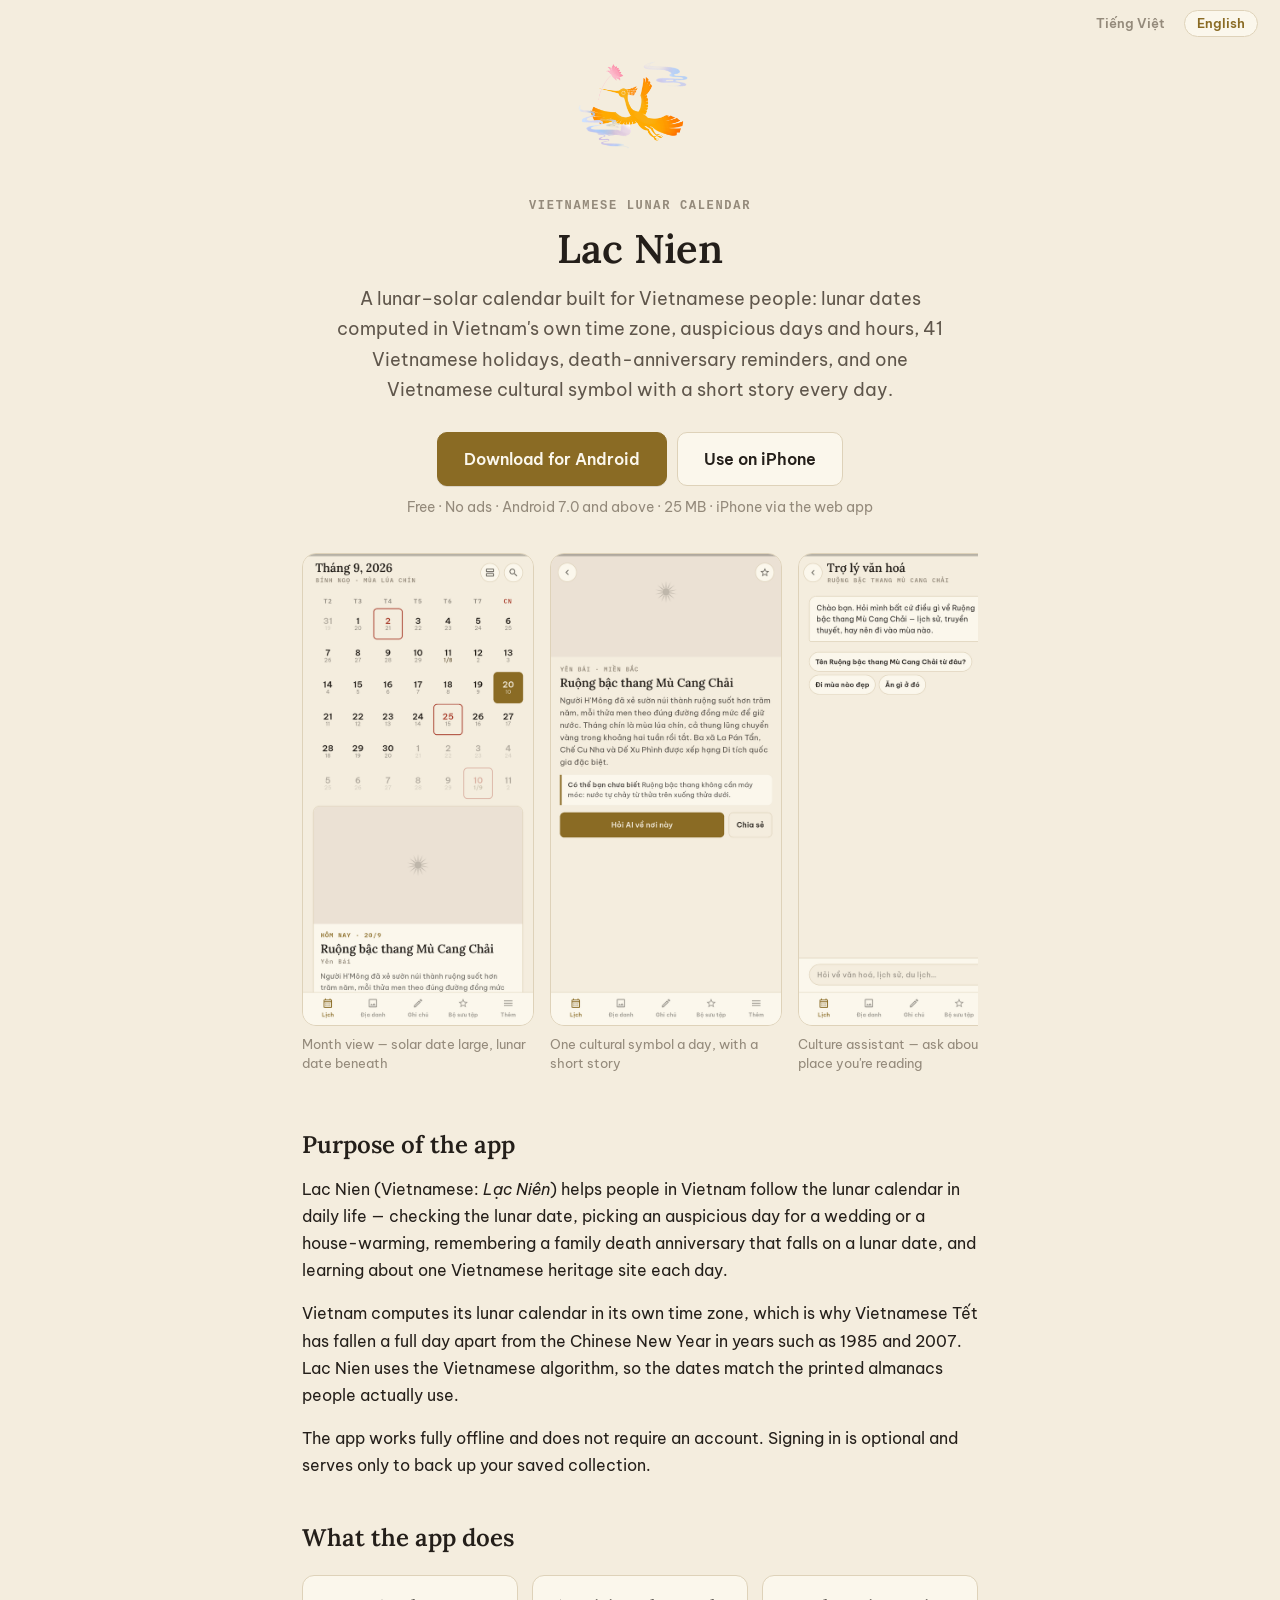
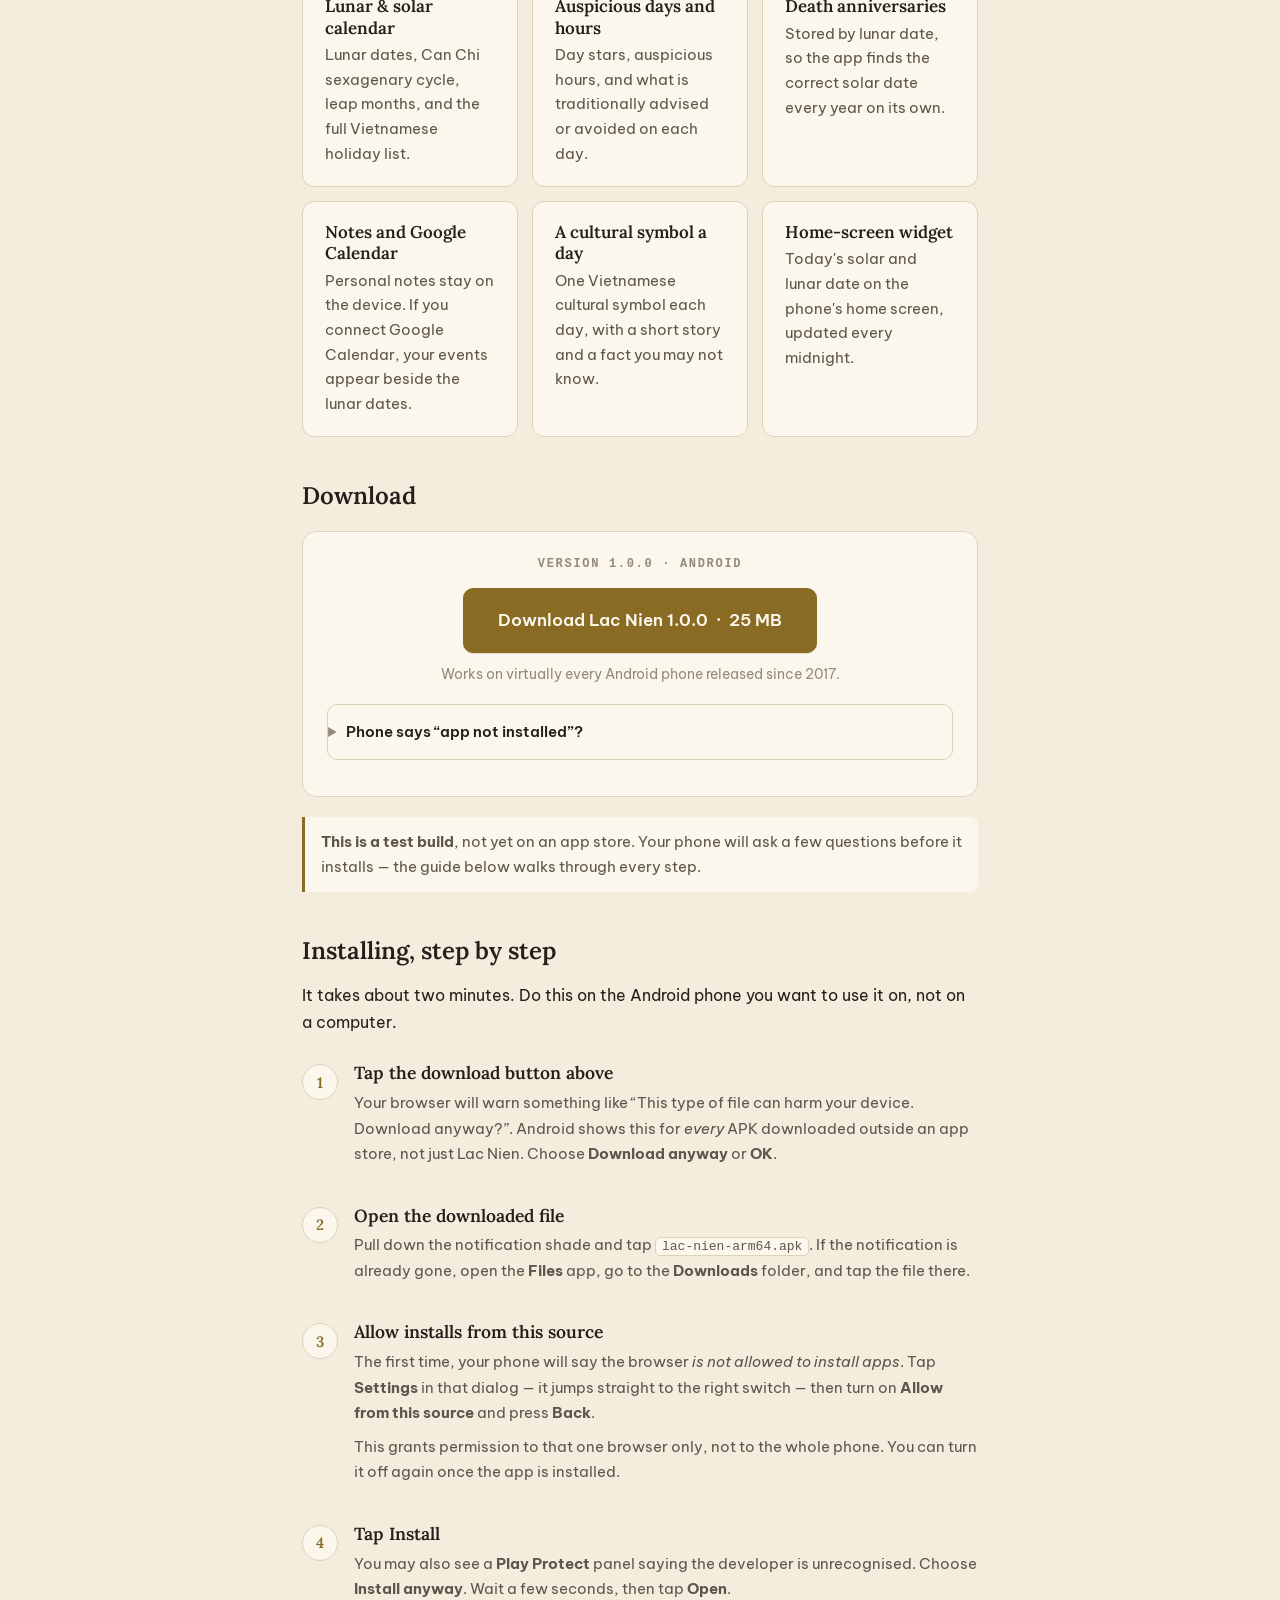
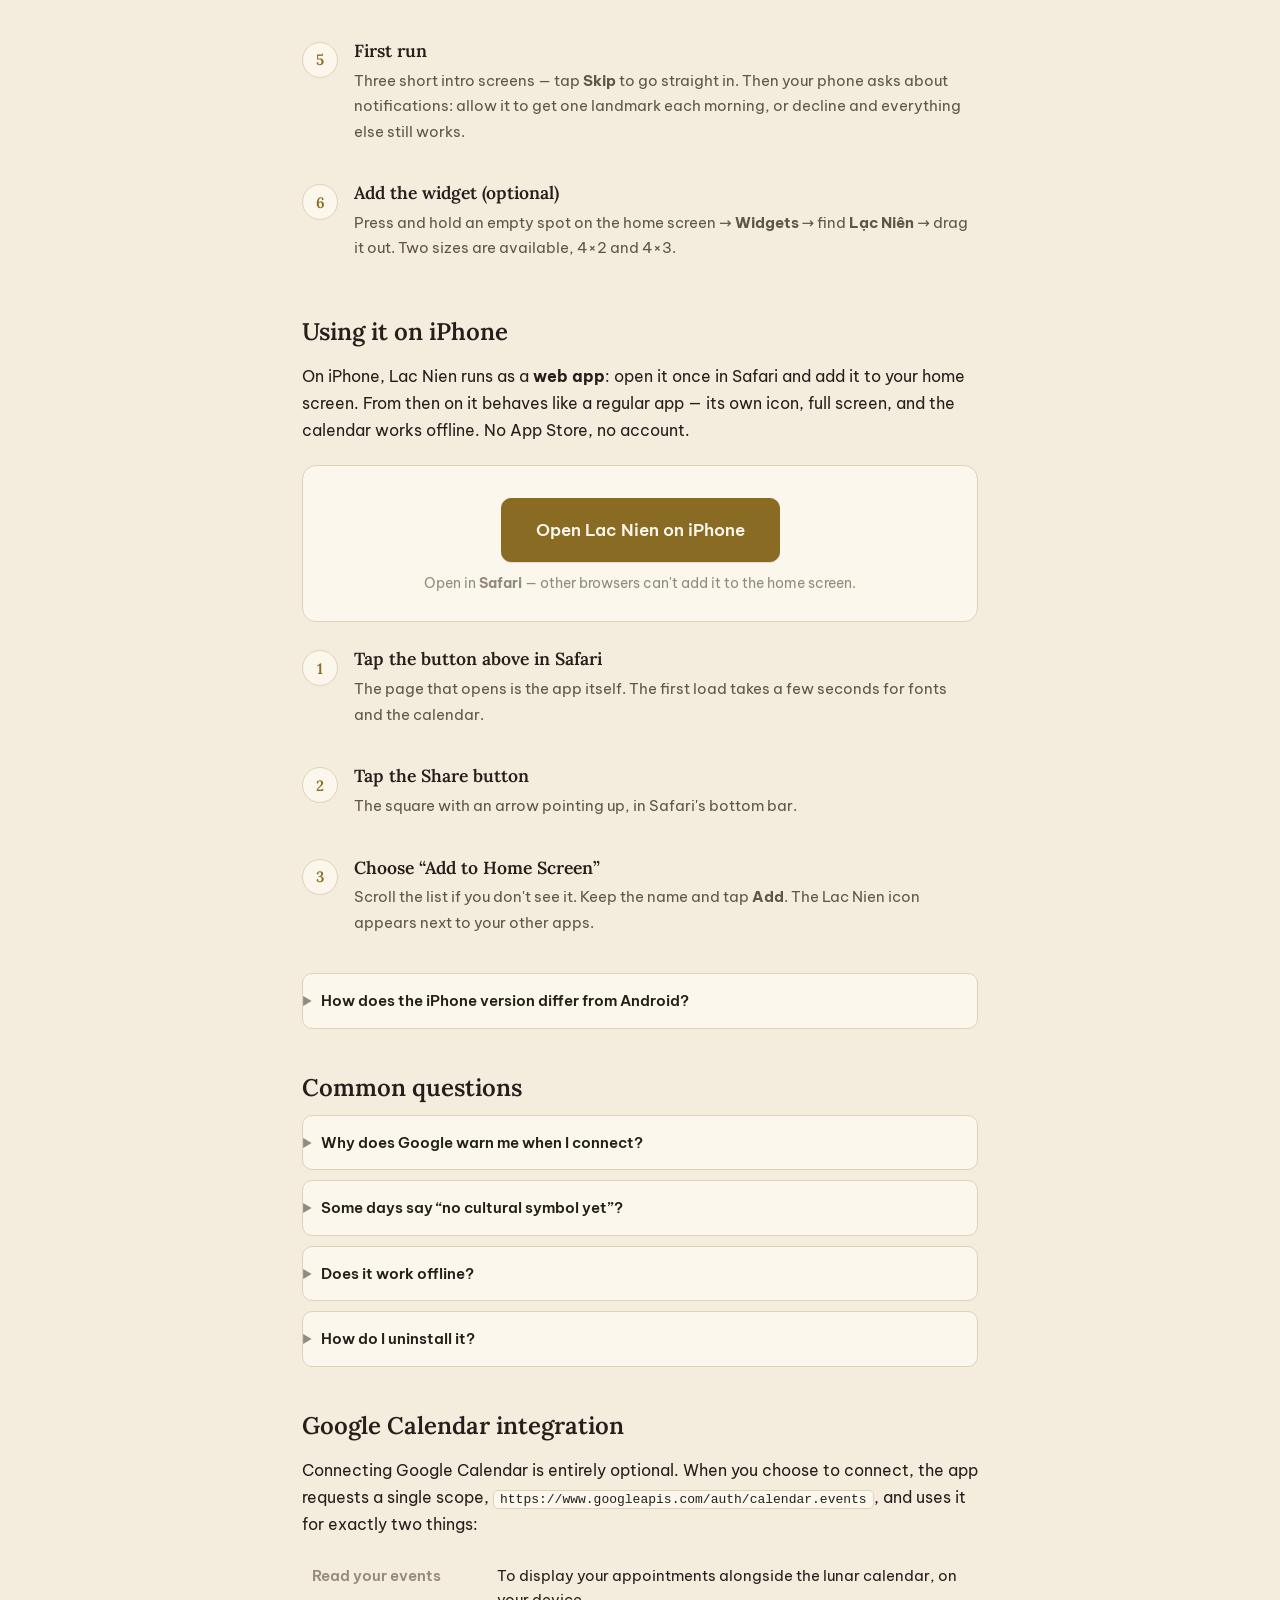
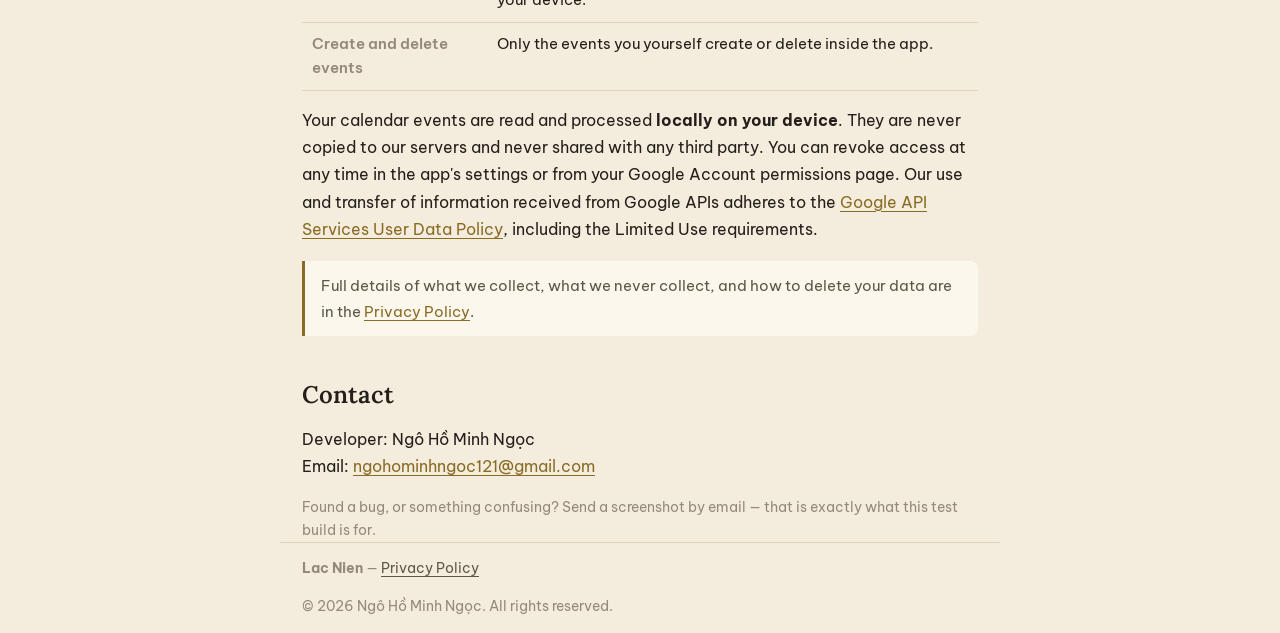
<file: index.html>
<!doctype html>
<html lang="vi" data-ngon-ngu="vi">
<head>
<meta charset="utf-8">
<meta name="viewport" content="width=device-width, initial-scale=1">
<title>Lac Nien — Lịch âm dương Việt Nam</title>

<!-- Thẻ xác minh quyền sở hữu tên miền của Google Search Console.
     Trước đây nó nằm một mình ở /privacy-policy/index.html, chiếm chỗ
     của trang chính sách thật — nên Google báo trang "does not have
     sufficient content". Đặt ở CẢ HAI trang để xác minh không mất dù
     sau này có đổi trang nào. ĐỪNG XOÁ. -->
<meta name="google-site-verification" content="IIGp6_PbwCI12vjTiKh3ZAAD8ZFnAEpmFbbmMpyhZwM" />

<meta name="description" content="Lạc Niên (Lac Nien) — ứng dụng lịch âm dương Việt Nam: ngày âm, giờ hoàng đạo, 41 ngày lễ, nhắc ngày giỗ theo âm lịch, và mỗi ngày một biểu tượng văn hoá Việt Nam. Tải APK cho Android.">
<link rel="icon" href="lac-nien.png">
<link rel="preconnect" href="https://fonts.googleapis.com">
<link rel="preconnect" href="https://fonts.gstatic.com" crossorigin>
<link href="https://fonts.googleapis.com/css2?family=Lora:wght@600&family=Be+Vietnam+Pro:wght@400;600&display=swap" rel="stylesheet">
<link rel="stylesheet" href="style.css">
</head>
<body>

<!-- Nút đổi ngôn ngữ. Cả hai thứ tiếng đều nằm sẵn trong DOM chứ không
     tải thêm, để bộ quét của Google đọc được phần tiếng Anh dù trang
     mặc định hiện tiếng Việt. -->
<nav class="doi-tieng" aria-label="Ngôn ngữ / Language">
  <button type="button" data-chon="vi" aria-pressed="true">Tiếng Việt</button>
  <button type="button" data-chon="en" aria-pressed="false">English</button>
</nav>

<header class="khung">
  <img src="lac-nien.png" alt="Lạc Niên — chim Lạc trên trống đồng Đông Sơn" width="132" height="132">
  <p class="nhan-nho" lang="vi">Lịch âm dương Việt Nam</p>
  <p class="nhan-nho" lang="en">Vietnamese lunar calendar</p>
  <h1>Lac Nien</h1>
  <p class="dan" lang="vi">
    Lịch âm dương dành cho người Việt: ngày âm tính theo đúng múi giờ Việt Nam,
    ngày tốt giờ tốt, 41 ngày lễ, nhắc ngày giỗ theo âm lịch, và mỗi ngày
    một biểu tượng văn hoá Việt Nam kèm một câu chuyện ngắn.
  </p>
  <p class="dan" lang="en">
    A lunar–solar calendar built for Vietnamese people: lunar dates computed
    in Vietnam's own time zone, auspicious days and hours, 41 Vietnamese
    holidays, death-anniversary reminders, and one Vietnamese cultural
    symbol with a short story every day.
  </p>

  <p class="nut-hang">
    <a class="nut nut-chinh" href="#tai-ve">
      <span lang="vi">Tải về cho Android</span>
      <span lang="en">Download for Android</span>
    </a>
    <a class="nut nut-phu" href="#iphone">
      <span lang="vi">Dùng trên iPhone</span>
      <span lang="en">Use on iPhone</span>
    </a>
  </p>
  <p class="ghi-nho">
    <span lang="vi">Miễn phí · Không quảng cáo · Android 7.0 trở lên · 25 MB · iPhone dùng bản web</span>
    <span lang="en">Free · No ads · Android 7.0 and above · 25 MB · iPhone via the web app</span>
  </p>
</header>

<main class="khung">

  <!-- ===================== ẢNH CHỤP ===================== -->
  <section class="bang-anh" aria-label="Ảnh chụp màn hình / Screenshots">
    <figure>
      <img src="anh/lich.png" alt="Màn lịch tháng của Lạc Niên" width="540" height="1104" loading="lazy">
      <figcaption lang="vi">Lịch tháng — ngày dương lớn, ngày âm nhỏ bên dưới</figcaption>
      <figcaption lang="en">Month view — solar date large, lunar date beneath</figcaption>
    </figure>
    <figure>
      <img src="anh/dia-danh.png" alt="Màn Biểu tượng Văn hoá Việt Nam của Lạc Niên" width="540" height="1104" loading="lazy">
      <figcaption lang="vi">Mỗi ngày một biểu tượng văn hoá, kèm một câu chuyện ngắn</figcaption>
      <figcaption lang="en">One cultural symbol a day, with a short story</figcaption>
    </figure>
    <figure>
      <img src="anh/tro-ly.png" alt="Màn trợ lý văn hoá của Lạc Niên" width="540" height="1104" loading="lazy">
      <figcaption lang="vi">Trợ lý văn hoá — hỏi đáp về nơi đang xem</figcaption>
      <figcaption lang="en">Culture assistant — ask about the place you're reading</figcaption>
    </figure>
  </section>

  <!-- ===================== MỤC ĐÍCH (Google OAuth đọc mục này) ===== -->
  <h2 id="muc-dich">
    <span lang="vi">Ứng dụng này để làm gì</span>
    <span lang="en">Purpose of the app</span>
  </h2>

  <div lang="vi">
    <p>
      Lạc Niên (tiếng Anh: <i>Lac Nien</i>) giúp người Việt theo lịch âm trong
      đời sống hằng ngày — xem ngày âm, chọn ngày lành cho việc cưới hỏi hay
      động thổ, nhớ ngày giỗ trong nhà vốn tính theo âm lịch, và mỗi ngày biết
      thêm một di sản của đất nước mình.
    </p>
    <p>
      Việt Nam tính lịch âm theo múi giờ của riêng mình. Đó là lý do Tết Việt
      Nam từng lệch hẳn một ngày với Tết Trung Quốc, như các năm 1985 và 2007.
      Lạc Niên dùng đúng thuật toán Việt Nam, nên ngày tháng khớp với cuốn lịch
      giấy mà mọi người vẫn treo trong nhà.
    </p>
    <p>
      Ứng dụng chạy đầy đủ khi không có mạng và không bắt đăng nhập. Đăng nhập
      là tuỳ chọn, chỉ để sao lưu bộ sưu tập của bạn.
    </p>
  </div>

  <div lang="en">
    <p>
      Lac Nien (Vietnamese: <i>Lạc Niên</i>) helps people in Vietnam follow the
      lunar calendar in daily life — checking the lunar date, picking an
      auspicious day for a wedding or a house-warming, remembering a family
      death anniversary that falls on a lunar date, and learning about one
      Vietnamese heritage site each day.
    </p>
    <p>
      Vietnam computes its lunar calendar in its own time zone, which is why
      Vietnamese Tết has fallen a full day apart from the Chinese New Year in
      years such as 1985 and 2007. Lac Nien uses the Vietnamese algorithm, so
      the dates match the printed almanacs people actually use.
    </p>
    <p>
      The app works fully offline and does not require an account. Signing in
      is optional and serves only to back up your saved collection.
    </p>
  </div>

  <!-- ===================== TÍNH NĂNG ===================== -->
  <h2>
    <span lang="vi">Ứng dụng làm được gì</span>
    <span lang="en">What the app does</span>
  </h2>
  <div class="luoi">
    <div class="the">
      <h3><span lang="vi">Lịch âm và lịch dương</span><span lang="en">Lunar &amp; solar calendar</span></h3>
      <p lang="vi">Ngày âm, Can Chi, tháng nhuận, và đủ danh sách ngày lễ Việt Nam.</p>
      <p lang="en">Lunar dates, Can Chi sexagenary cycle, leap months, and the full Vietnamese holiday list.</p>
    </div>
    <div class="the">
      <h3><span lang="vi">Ngày tốt, giờ tốt</span><span lang="en">Auspicious days and hours</span></h3>
      <p lang="vi">Sao trực, giờ hoàng đạo, việc nên làm và việc nên kiêng của từng ngày.</p>
      <p lang="en">Day stars, auspicious hours, and what is traditionally advised or avoided on each day.</p>
    </div>
    <div class="the">
      <h3><span lang="vi">Ngày giỗ</span><span lang="en">Death anniversaries</span></h3>
      <p lang="vi">Lưu theo ngày âm, nên năm nào ứng dụng cũng tự tìm ra đúng ngày dương.</p>
      <p lang="en">Stored by lunar date, so the app finds the correct solar date every year on its own.</p>
    </div>
    <div class="the">
      <h3><span lang="vi">Ghi chú và Google Calendar</span><span lang="en">Notes and Google Calendar</span></h3>
      <p lang="vi">Ghi chú nằm trong máy. Nối Google Calendar thì sự kiện của bạn hiện cạnh ngày âm.</p>
      <p lang="en">Personal notes stay on the device. If you connect Google Calendar, your events appear beside the lunar dates.</p>
    </div>
    <div class="the">
      <h3><span lang="vi">Mỗi ngày một biểu tượng văn hoá</span><span lang="en">A cultural symbol a day</span></h3>
      <p lang="vi">Một biểu tượng văn hoá Việt Nam mỗi ngày, kèm một câu chuyện ngắn và một điều có thể bạn chưa biết.</p>
      <p lang="en">One Vietnamese cultural symbol each day, with a short story and a fact you may not know.</p>
    </div>
    <div class="the">
      <h3><span lang="vi">Ô xem nhanh</span><span lang="en">Home-screen widget</span></h3>
      <p lang="vi">Ngày dương và ngày âm hôm nay ngay trên màn hình chính, tự đổi lúc nửa đêm.</p>
      <p lang="en">Today's solar and lunar date on the phone's home screen, updated every midnight.</p>
    </div>
  </div>

  <!-- ===================== TẢI VỀ ===================== -->
  <h2 id="tai-ve">
    <span lang="vi">Tải về</span>
    <span lang="en">Download</span>
  </h2>

  <div class="hop-tai">
    <p class="nhan-nho">
      <span lang="vi">Phiên bản <span data-phien-ban>1.0.0</span> · Android</span>
      <span lang="en">Version <span data-phien-ban>1.0.0</span> · Android</span>
    </p>
    <a class="nut nut-chinh nut-to"
       href="https://github.com/HDT-0103/hdt-0103.github.io/releases/latest/download/lac-nien-arm64.apk">
      <span lang="vi">Tải Lạc Niên <span data-phien-ban>1.0.0</span> &nbsp;·&nbsp; 25 MB</span>
      <span lang="en">Download Lac Nien <span data-phien-ban>1.0.0</span> &nbsp;·&nbsp; 25 MB</span>
    </a>
    <p class="ghi-nho" lang="vi">
      Dùng cho gần như mọi điện thoại Android từ 2017 trở lại đây.
    </p>
    <p class="ghi-nho" lang="en">
      Works on virtually every Android phone released since 2017.
    </p>

    <details>
      <summary><span lang="vi">Máy báo “không cài được ứng dụng này”?</span><span lang="en">Phone says “app not installed”?</span></summary>
      <p lang="vi">
        Điện thoại đời cũ hơn dùng bản 32-bit:
        <a href="https://github.com/HDT-0103/hdt-0103.github.io/releases/latest/download/lac-nien-arm32.apk">tải bản 32-bit (23 MB)</a>.
        Chỉ tải bản này khi bản ở trên không cài được — nó chạy chậm hơn một chút
        trên máy đời mới.
      </p>
      <p lang="en">
        Older phones need the 32-bit build:
        <a href="https://github.com/HDT-0103/hdt-0103.github.io/releases/latest/download/lac-nien-arm32.apk">download the 32-bit build (23 MB)</a>.
        Only use this one if the button above fails — it runs slightly slower on
        newer phones.
      </p>
    </details>
  </div>

  <blockquote lang="vi">
    <b>Đây là bản chạy thử</b>, chưa lên cửa hàng ứng dụng. Vì thế điện thoại sẽ
    hỏi vài câu trước khi cho cài — phần hướng dẫn ngay bên dưới đi qua từng
    bước một.
  </blockquote>
  <blockquote lang="en">
    <b>This is a test build</b>, not yet on an app store. Your phone will ask a
    few questions before it installs — the guide below walks through every
    step.
  </blockquote>

  <!-- ===================== HƯỚNG DẪN CÀI ===================== -->
  <h2 id="huong-dan">
    <span lang="vi">Cài đặt — từng bước một</span>
    <span lang="en">Installing, step by step</span>
  </h2>

  <p lang="vi">
    Mất khoảng hai phút. Làm trên chính chiếc điện thoại Android bạn muốn dùng,
    không phải trên máy tính.
  </p>
  <p lang="en">
    It takes about two minutes. Do this on the Android phone you want to use it
    on, not on a computer.
  </p>

  <ol class="cac-buoc">
    <li>
      <h3><span lang="vi">Bấm nút tải ở trên</span><span lang="en">Tap the download button above</span></h3>
      <p lang="vi">
        Trình duyệt hiện câu hỏi đại ý “Tệp này có thể gây hại cho thiết bị của
        bạn. Vẫn tải xuống?”. Đây là câu Android hỏi với <em>mọi</em> file APK
        tải ngoài cửa hàng, không phải riêng Lạc Niên. Chọn
        <b>Vẫn tải xuống</b> hoặc <b>OK</b>.
      </p>
      <p lang="en">
        Your browser will warn something like “This type of file can harm your
        device. Download anyway?”. Android shows this for <em>every</em> APK
        downloaded outside an app store, not just Lac Nien. Choose
        <b>Download anyway</b> or <b>OK</b>.
      </p>
    </li>

    <li>
      <h3><span lang="vi">Mở file vừa tải</span><span lang="en">Open the downloaded file</span></h3>
      <p lang="vi">
        Kéo thanh thông báo từ mép trên xuống rồi bấm vào dòng
        <code>lac-nien-arm64.apk</code>. Nếu thông báo đã trôi mất, mở
        ứng dụng <b>Tệp</b> (hoặc <b>Files</b>, <b>Quản lý tệp</b>) rồi vào thư
        mục <b>Tải xuống</b> và bấm vào file đó.
      </p>
      <p lang="en">
        Pull down the notification shade and tap
        <code>lac-nien-arm64.apk</code>. If the notification is already
        gone, open the <b>Files</b> app, go to the <b>Downloads</b> folder, and
        tap the file there.
      </p>
    </li>

    <li>
      <h3><span lang="vi">Cho phép cài từ nguồn này</span><span lang="en">Allow installs from this source</span></h3>
      <p lang="vi">
        Lần đầu tiên, máy sẽ nói trình duyệt <em>chưa được phép cài ứng dụng</em>.
        Bấm <b>Cài đặt</b> trong hộp thoại đó — máy mở thẳng tới đúng ô cần bật —
        rồi gạt công tắc <b>Cho phép từ nguồn này</b>. Xong thì bấm nút
        <b>Quay lại</b>.
      </p>
      <p lang="vi" class="phu">
        Công tắc này chỉ cấp quyền cho riêng trình duyệt bạn đang dùng, không
        mở toang cả máy. Bạn tắt lại được sau khi cài xong.
      </p>
      <p lang="en">
        The first time, your phone will say the browser <em>is not allowed to
        install apps</em>. Tap <b>Settings</b> in that dialog — it jumps straight
        to the right switch — then turn on <b>Allow from this source</b> and
        press <b>Back</b>.
      </p>
      <p lang="en" class="phu">
        This grants permission to that one browser only, not to the whole phone.
        You can turn it off again once the app is installed.
      </p>
    </li>

    <li>
      <h3><span lang="vi">Bấm Cài đặt</span><span lang="en">Tap Install</span></h3>
      <p lang="vi">
        Có thể máy hiện thêm bảng <b>Play Protect</b> nói rằng chưa nhận ra nhà
        phát triển. Chọn <b>Vẫn cài đặt</b>. Chờ vài giây rồi bấm <b>Mở</b>.
      </p>
      <p lang="en">
        You may also see a <b>Play Protect</b> panel saying the developer is
        unrecognised. Choose <b>Install anyway</b>. Wait a few seconds, then tap
        <b>Open</b>.
      </p>
    </li>

    <li>
      <h3><span lang="vi">Lần đầu mở ứng dụng</span><span lang="en">First run</span></h3>
      <p lang="vi">
        Ba màn giới thiệu ngắn, bấm <b>Bỏ qua</b> nếu muốn vào thẳng. Sau đó máy
        hỏi có cho gửi thông báo không — đồng ý thì mỗi sáng bạn nhận một địa
        danh mới, từ chối thì mọi phần khác vẫn chạy đủ.
      </p>
      <p lang="en">
        Three short intro screens — tap <b>Skip</b> to go straight in. Then your
        phone asks about notifications: allow it to get one landmark each
        morning, or decline and everything else still works.
      </p>
    </li>

    <li>
      <h3><span lang="vi">Đặt ô xem nhanh (tuỳ chọn)</span><span lang="en">Add the widget (optional)</span></h3>
      <p lang="vi">
        Giữ tay vào chỗ trống trên màn hình chính → <b>Tiện ích</b> → tìm
        <b>Lạc Niên</b> → kéo ra màn hình. Có hai cỡ, 4×2 và 4×3.
      </p>
      <p lang="en">
        Press and hold an empty spot on the home screen → <b>Widgets</b> → find
        <b>Lạc Niên</b> → drag it out. Two sizes are available, 4×2 and 4×3.
      </p>
    </li>
  </ol>

  <!-- ===================== IPHONE ===================== -->
  <h2 id="iphone">
    <span lang="vi">Dùng trên iPhone</span>
    <span lang="en">Using it on iPhone</span>
  </h2>

  <p lang="vi">
    iPhone dùng <b>bản web</b>: mở một lần trong Safari rồi thêm vào màn hình
    chính, sau đó nó chạy như một ứng dụng bình thường — có biểu tượng, chạy
    toàn màn hình, xem được lịch khi không có mạng. Không cần App Store, không
    cần tài khoản gì.
  </p>
  <p lang="en">
    On iPhone, Lac Nien runs as a <b>web app</b>: open it once in Safari and add
    it to your home screen. From then on it behaves like a regular app — its own
    icon, full screen, and the calendar works offline. No App Store, no account.
  </p>

  <div class="hop-tai">
    <a class="nut nut-chinh nut-to" href="app/">
      <span lang="vi">Mở Lạc Niên trên iPhone</span>
      <span lang="en">Open Lac Nien on iPhone</span>
    </a>
    <p class="ghi-nho" lang="vi">Mở bằng <b>Safari</b> — trình duyệt khác không thêm được vào màn hình chính.</p>
    <p class="ghi-nho" lang="en">Open in <b>Safari</b> — other browsers can't add it to the home screen.</p>
  </div>

  <ol class="cac-buoc">
    <li>
      <h3><span lang="vi">Bấm nút trên bằng Safari</span><span lang="en">Tap the button above in Safari</span></h3>
      <p lang="vi">Trang mở ra chính là ứng dụng. Đợi vài giây lần đầu để tải font và lịch.</p>
      <p lang="en">The page that opens is the app itself. The first load takes a few seconds for fonts and the calendar.</p>
    </li>
    <li>
      <h3><span lang="vi">Bấm nút Chia sẻ</span><span lang="en">Tap the Share button</span></h3>
      <p lang="vi">Ô vuông có mũi tên đi lên, ở thanh dưới cùng của Safari.</p>
      <p lang="en">The square with an arrow pointing up, in Safari's bottom bar.</p>
    </li>
    <li>
      <h3><span lang="vi">Chọn “Thêm vào MH chính”</span><span lang="en">Choose “Add to Home Screen”</span></h3>
      <p lang="vi">Kéo danh sách xuống nếu chưa thấy. Đặt tên rồi bấm <b>Thêm</b>. Biểu tượng Lạc Niên xuất hiện cạnh các ứng dụng khác.</p>
      <p lang="en">Scroll the list if you don't see it. Keep the name and tap <b>Add</b>. The Lac Nien icon appears next to your other apps.</p>
    </li>
  </ol>

  <details>
    <summary><span lang="vi">Bản iPhone khác bản Android chỗ nào?</span><span lang="en">How does the iPhone version differ from Android?</span></summary>
    <p lang="vi">
      Cùng lịch, cùng ngày tốt xấu, cùng 41 ngày lễ và hiệu ứng, cùng biểu tượng văn hoá,
      ghi chú, ngày giỗ, trợ lý và tài khoản. Hai thứ chưa có trên iPhone:
      <b>ô xem nhanh</b> ngoài màn hình chính và <b>thông báo mỗi sáng</b> — cả
      hai đều là tính năng trình duyệt không mở cho trang web. Đăng nhập bằng
      Google tạm chưa có, đăng nhập bằng email vẫn bình thường.
    </p>
    <p lang="en">
      Same calendar, same auspicious days, same 41 holidays with effects, same
      landmarks, notes, death anniversaries, assistant and account. Two things
      are missing on iPhone: the <b>home-screen widget</b> and the <b>morning
      notification</b> — both are things a browser doesn't let a web page do.
      Google sign-in isn't available yet; email sign-in works as usual.
    </p>
  </details>

  <!-- ===================== HỎI ĐÁP ===================== -->
  <h2>
    <span lang="vi">Vài câu hay gặp</span>
    <span lang="en">Common questions</span>
  </h2>

  <details>
    <summary><span lang="vi">Vì sao Google hiện cảnh báo khi tôi bấm kết nối?</span><span lang="en">Why does Google warn me when I connect?</span></summary>
    <p lang="vi">
      Khi bạn bấm <b>Tiếp tục với Google</b> hoặc <b>Kết nối Google Calendar</b>,
      màn hình của Google có thể hiện dòng
      <i>“Google hasn't verified this app”</i>. Lạc Niên đang trong quá trình xác
      minh với Google, và cảnh báo này xuất hiện với mọi ứng dụng chưa xong thủ
      tục đó. Bấm <b>Advanced</b> (hoặc <b>Nâng cao</b>) rồi chọn dòng
      <b>Go to Lac Nien</b> ở bên dưới. Xác minh xong thì cảnh báo tự biến mất.
    </p>
    <p lang="vi">
      Không muốn kết nối Google cũng hoàn toàn được — ghi chú và ngày giỗ vẫn
      lưu đầy đủ trong máy.
    </p>
    <p lang="en">
      When you tap <b>Continue with Google</b> or <b>Connect Google Calendar</b>,
      Google may show <i>“Google hasn't verified this app”</i>. Lac Nien is going
      through Google's verification process, and this notice appears for every
      app that has not finished it. Tap <b>Advanced</b>, then
      <b>Go to Lac Nien</b>. The warning disappears once verification completes.
    </p>
    <p lang="en">
      You can skip Google entirely — notes and death anniversaries are stored on
      your device either way.
    </p>
  </details>

  <details>
    <summary><span lang="vi">Có ngày lại ghi “chưa có biểu tượng văn hoá”?</span><span lang="en">Some days say “no cultural symbol yet”?</span></summary>
    <p lang="vi">
      Đúng như thiết kế. Bộ 365 bài đang được soạn, và bài viết được thêm
      dần <b>mà bạn không phải cài lại ứng dụng</b>. Ở bản thử này, nội dung phủ
      từ 19/9 đến 30/9.
    </p>
    <p lang="en">
      That is by design. The set of 365 entries is still being written, and
      entries are added over time <b>without you reinstalling anything</b>. In
      this test build, content covers 19–30 September.
    </p>
  </details>

  <details>
    <summary><span lang="vi">Ứng dụng có chạy khi mất mạng không?</span><span lang="en">Does it work offline?</span></summary>
    <p lang="vi">
      Có. Lịch âm, Can Chi, ngày tốt xấu, ngày lễ, ghi chú và ngày giỗ đều tính
      ngay trong máy. Chỉ bài biểu tượng văn hoá mới và trợ lý văn hoá mới cần mạng.
    </p>
    <p lang="en">
      Yes. The lunar calendar, Can Chi, auspicious days, holidays, notes and
      death anniversaries are all computed on the device. Only new cultural
      symbol entries and the culture assistant need a connection.
    </p>
  </details>

  <details>
    <summary><span lang="vi">Gỡ ứng dụng thế nào?</span><span lang="en">How do I uninstall it?</span></summary>
    <p lang="vi">
      Giữ tay vào biểu tượng <b>Lạc Niên</b> → <b>Gỡ cài đặt</b>. Mọi dữ liệu
      trong máy mất theo. Nếu bạn có tài khoản, vào <b>Thêm → Tài khoản → Xoá
      tài khoản</b> trước khi gỡ để xoá luôn phần lưu trên máy chủ.
    </p>
    <p lang="en">
      Press and hold the <b>Lạc Niên</b> icon → <b>Uninstall</b>. All on-device
      data goes with it. If you created an account, go to
      <b>More → Account → Delete account</b> before uninstalling to remove the
      server-side copy too.
    </p>
  </details>

  <!-- ===================== GOOGLE CALENDAR (Google OAuth đọc mục này) === -->
  <h2 id="google-calendar">
    <span lang="vi">Về phần nối với Google Calendar</span>
    <span lang="en">Google Calendar integration</span>
  </h2>

  <p lang="vi">
    Nối Google Calendar hoàn toàn là tuỳ chọn. Khi bạn chọn nối, ứng dụng xin
    đúng một quyền, <code>https://www.googleapis.com/auth/calendar.events</code>,
    và dùng nó cho đúng hai việc:
  </p>
  <p lang="en">
    Connecting Google Calendar is entirely optional. When you choose to
    connect, the app requests a single scope,
    <code>https://www.googleapis.com/auth/calendar.events</code>, and uses it
    for exactly two things:
  </p>

  <table lang="vi">
    <tr><th>Đọc sự kiện của bạn</th><td>Để hiện lịch hẹn cạnh ngày âm, ngay trên máy bạn.</td></tr>
    <tr><th>Tạo và xoá sự kiện</th><td>Chỉ những sự kiện do chính bạn tạo hoặc xoá trong ứng dụng.</td></tr>
  </table>
  <table lang="en">
    <tr><th>Read your events</th><td>To display your appointments alongside the lunar calendar, on your device.</td></tr>
    <tr><th>Create and delete events</th><td>Only the events you yourself create or delete inside the app.</td></tr>
  </table>

  <p lang="vi">
    Sự kiện lịch của bạn được đọc và xử lý <b>ngay trên máy</b>. Chúng không bao
    giờ được sao lên máy chủ của chúng tôi và không chia sẻ với bên thứ ba nào.
    Bạn thu hồi quyền bất cứ lúc nào trong phần Cài đặt của ứng dụng hoặc ở
    trang quyền của Tài khoản Google. Việc sử dụng và chuyển giao thông tin nhận
    từ Google API tuân theo
    <a href="https://developers.google.com/terms/api-services-user-data-policy">Google
    API Services User Data Policy</a>, bao gồm cả các yêu cầu Limited Use.
  </p>
  <p lang="en">
    Your calendar events are read and processed <b>locally on your device</b>.
    They are never copied to our servers and never shared with any third
    party. You can revoke access at any time in the app's settings or from
    your Google Account permissions page. Our use and transfer of information
    received from Google APIs adheres to the
    <a href="https://developers.google.com/terms/api-services-user-data-policy">Google
    API Services User Data Policy</a>, including the Limited Use requirements.
  </p>

  <blockquote>
    <span lang="vi">
      Chi tiết đầy đủ về những gì chúng tôi thu thập, những gì không bao giờ thu
      thập, và cách xoá dữ liệu của bạn nằm ở
      <a href="privacy-policy/">Chính sách quyền riêng tư</a>.
    </span>
    <span lang="en">
      Full details of what we collect, what we never collect, and how to delete
      your data are in the <a href="privacy-policy/">Privacy Policy</a>.
    </span>
  </blockquote>

  <!-- ===================== LIÊN HỆ ===================== -->
  <h2>
    <span lang="vi">Liên hệ</span>
    <span lang="en">Contact</span>
  </h2>
  <p>
    <span lang="vi">Nhà phát triển:</span><span lang="en">Developer:</span>
    Ngô Hồ Minh Ngọc<br>
    Email: <a href="mailto:ngohominhngoc121@gmail.com">ngohominhngoc121@gmail.com</a>
  </p>
  <p class="ghi-nho">
    <span lang="vi">
      Gặp lỗi hay thấy chỗ nào khó dùng? Chụp màn hình gửi email giúp — bản thử
      này tồn tại chính là để nghe những điều đó.
    </span>
    <span lang="en">
      Found a bug, or something confusing? Send a screenshot by email — that is
      exactly what this test build is for.
    </span>
  </p>

</main>

<footer class="khung">
  <p>
    <b>Lac Nien</b> — <a href="privacy-policy/">Privacy Policy</a>
  </p>
  <p>© 2026 Ngô Hồ Minh Ngọc. All rights reserved.</p>
</footer>

<script>
// Đổi ngôn ngữ bằng một thuộc tính trên <html>; phần ẩn/hiện do CSS lo.
// Làm cách này thay vì thay chữ bằng JS để trang vẫn đọc được đầy đủ cả
// hai thứ tiếng khi JS không chạy — bộ quét của Google là một trường hợp
// như vậy.
(function () {
  var goc = document.documentElement;
  var nut = document.querySelectorAll('.doi-tieng button');

  function dat(ma) {
    goc.setAttribute('data-ngon-ngu', ma);
    goc.setAttribute('lang', ma);
    nut.forEach(function (b) {
      b.setAttribute('aria-pressed', String(b.dataset.chon === ma));
    });
    try { localStorage.setItem('lac-nien-ngon-ngu', ma); } catch (e) {}
  }

  nut.forEach(function (b) {
    b.addEventListener('click', function () { dat(b.dataset.chon); });
  });

  // Điền số phiên bản từ bản phát hành mới nhất.
  //
  // Nút tải trỏ vào .../releases/latest/download/... nên nó luôn ra bản
  // mới mà không ai phải sửa trang. Nhưng con số in trên nút thì trang
  // tự không biết — không hỏi thì nó đứng mãi ở 1.0.0 trong lúc người
  // dùng tải về 1.0.5, và đó là kiểu sai không ai phát hiện ra.
  //
  // Hỏng thì im lặng giữ nguyên số đang có: mạng chập hay GitHub giới
  // hạn truy vấn đều không đáng làm hỏng nút tải.
  fetch('https://api.github.com/repos/HDT-0103/hdt-0103.github.io/releases/latest')
    .then(function (r) { return r.ok ? r.json() : null; })
    .then(function (d) {
      var tag = d && d.tag_name;
      if (!tag) return;
      var so = String(tag).replace(/^v/, '');
      document.querySelectorAll('[data-phien-ban]').forEach(function (e) {
        e.textContent = so;
      });
    })
    .catch(function () {});

  var luu;
  try { luu = localStorage.getItem('lac-nien-ngon-ngu'); } catch (e) {}
  // Người dùng đã chọn thì theo họ; chưa chọn thì đoán từ ngôn ngữ trình
  // duyệt, và mặc định tiếng Việt vì đây là ứng dụng cho người Việt.
  if (luu === 'vi' || luu === 'en') dat(luu);
  else if (!(navigator.language || '').toLowerCase().startsWith('vi')) dat('en');
})();
</script>

</body>
</html>
</file>
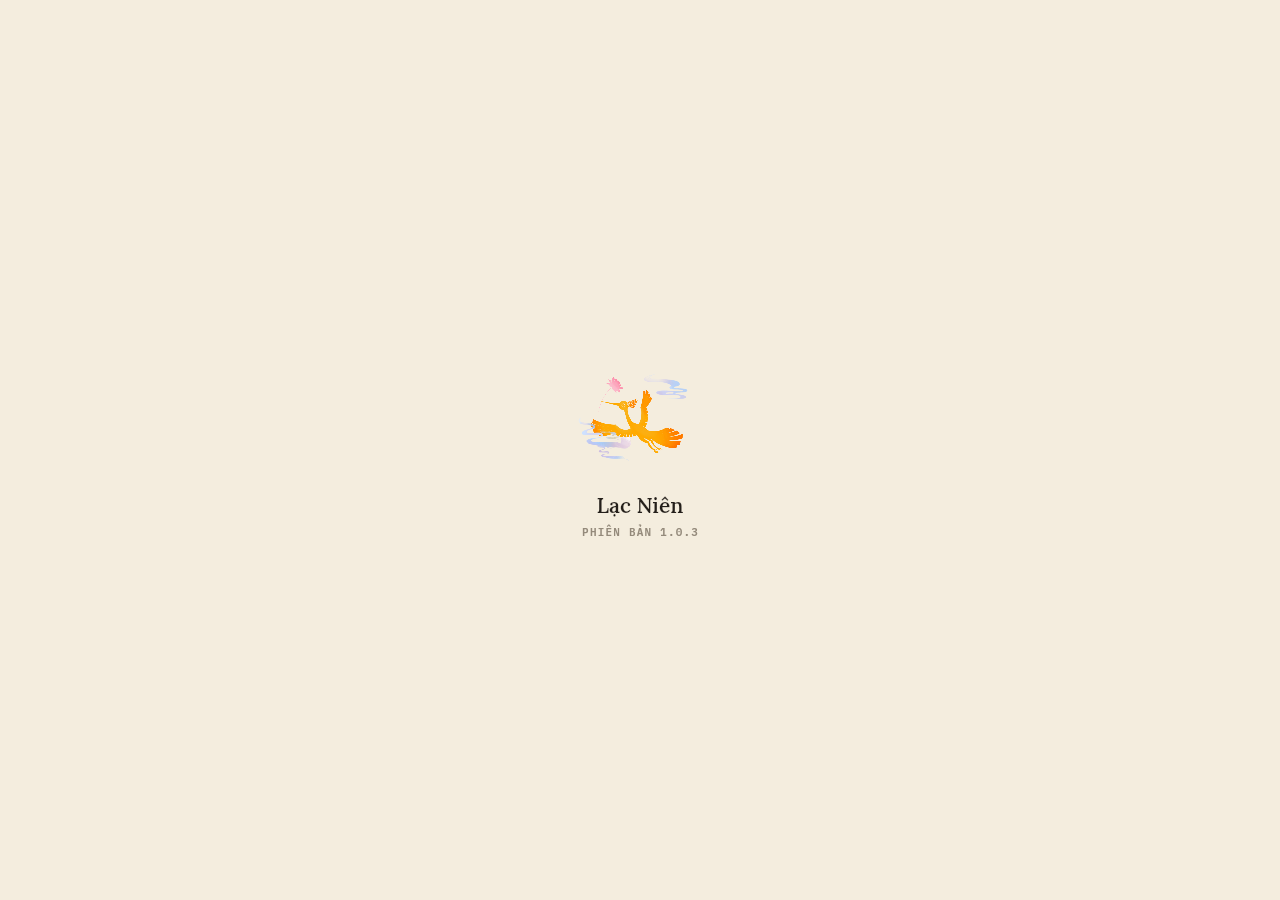
<file: app/index.html>
<!DOCTYPE html>
<html lang="vi">
<head>
  <!-- Thay bằng --base-href lúc build: bản phát hành nằm ở /app/. -->
  <base href="/app/">

  <meta charset="UTF-8">
  <meta name="viewport" content="width=device-width, initial-scale=1, viewport-fit=cover">
  <meta name="description" content="Lịch âm dương Việt Nam: ngày âm, ngày tốt giờ tốt, 41 ngày lễ kèm hiệu ứng riêng, và mỗi ngày một địa danh.">
  <meta name="theme-color" content="#F4EDDE">

  <!-- iPhone: thêm vào màn hình chính. `default` cho thanh trạng thái
       trong suốt trên nền kem; `black` mặc định của Flutter trông như
       một dải đen dán lên đầu màn. -->
  <meta name="mobile-web-app-capable" content="yes">
  <meta name="apple-mobile-web-app-capable" content="yes">
  <meta name="apple-mobile-web-app-status-bar-style" content="default">
  <meta name="apple-mobile-web-app-title" content="Lạc Niên">
  <link rel="apple-touch-icon" href="icons/apple-touch-icon.png">

  <link rel="icon" type="image/png" href="favicon.png"/>

  <title>Lạc Niên</title>
  <link rel="manifest" href="manifest.json">
</head>
<body>
  <script src="flutter_bootstrap.js" async></script>
  <!-- Xem sw.js: Flutter không còn tự cache để chạy khi mất mạng. -->
  <script>
    if ('serviceWorker' in navigator) {
      addEventListener('load', () => navigator.serviceWorker.register('sw.js').catch(() => {}));
    }
  </script>
</body>
</html>
</file>
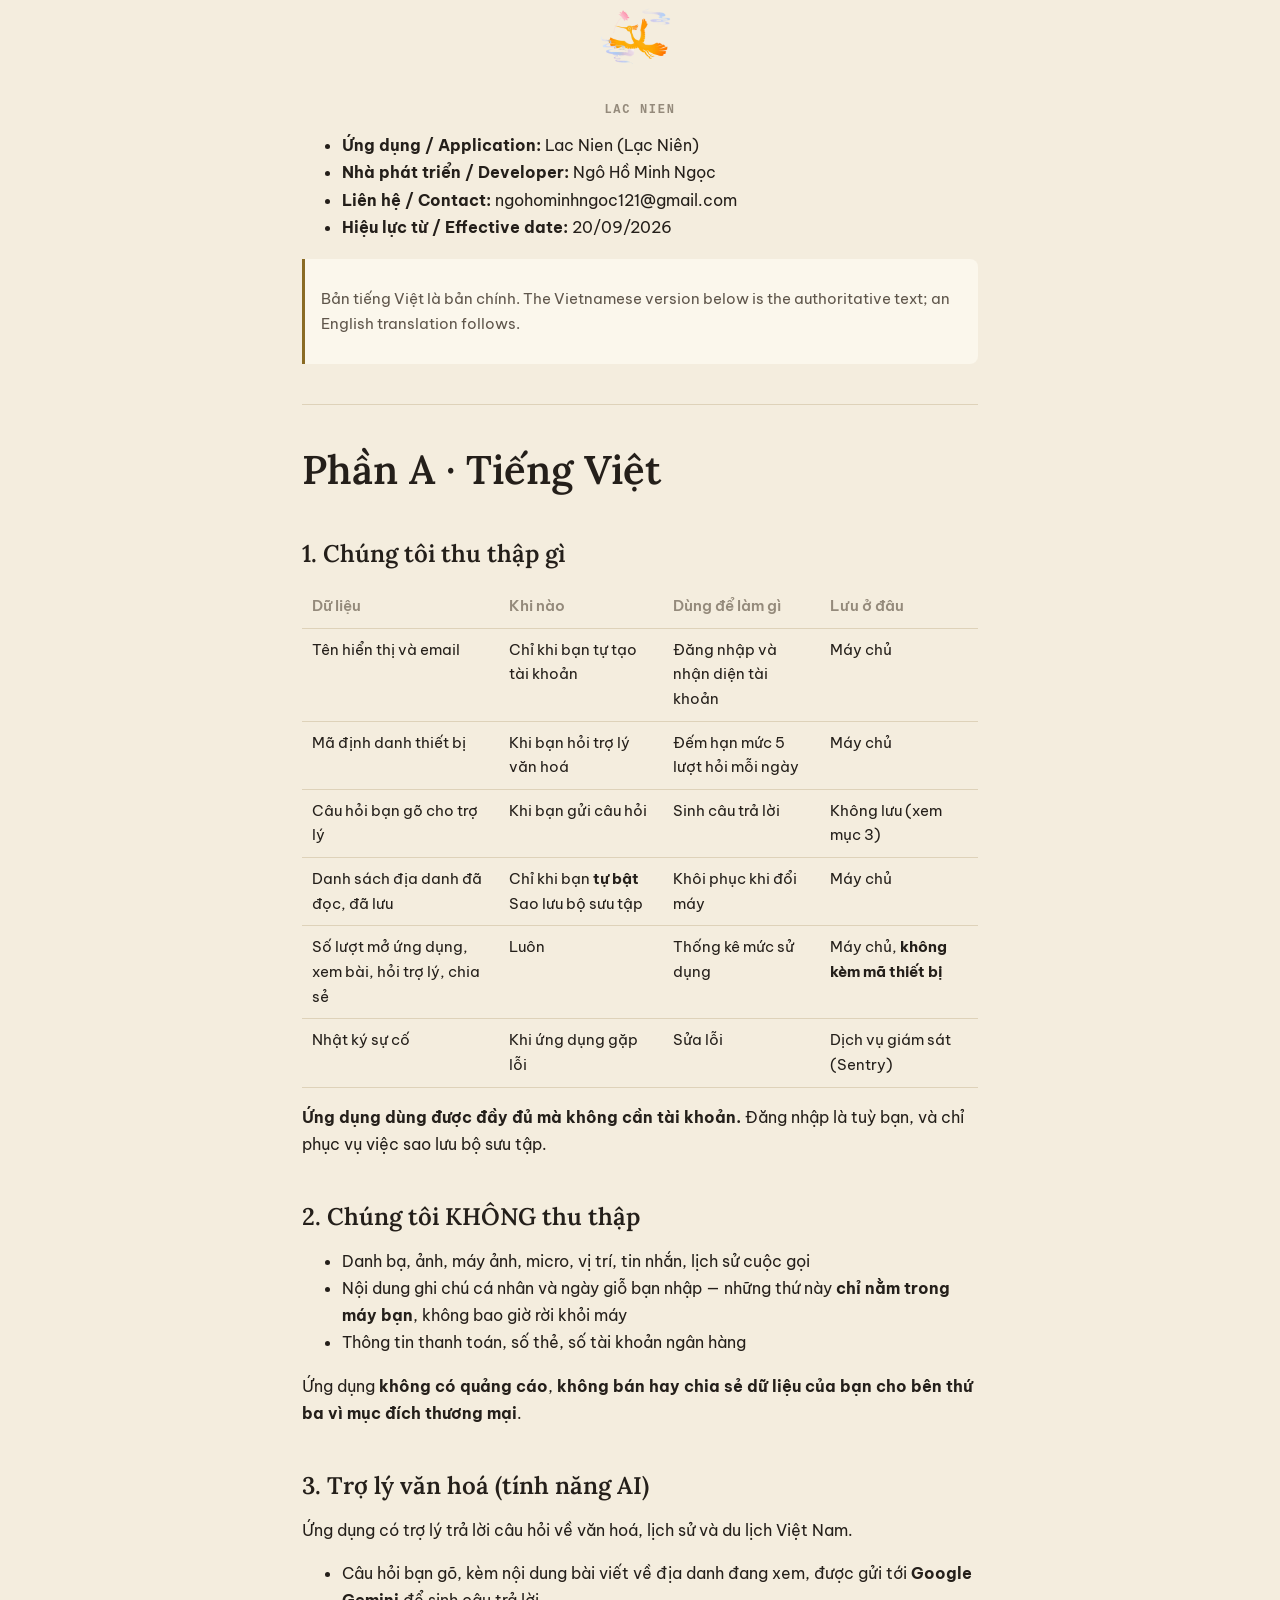
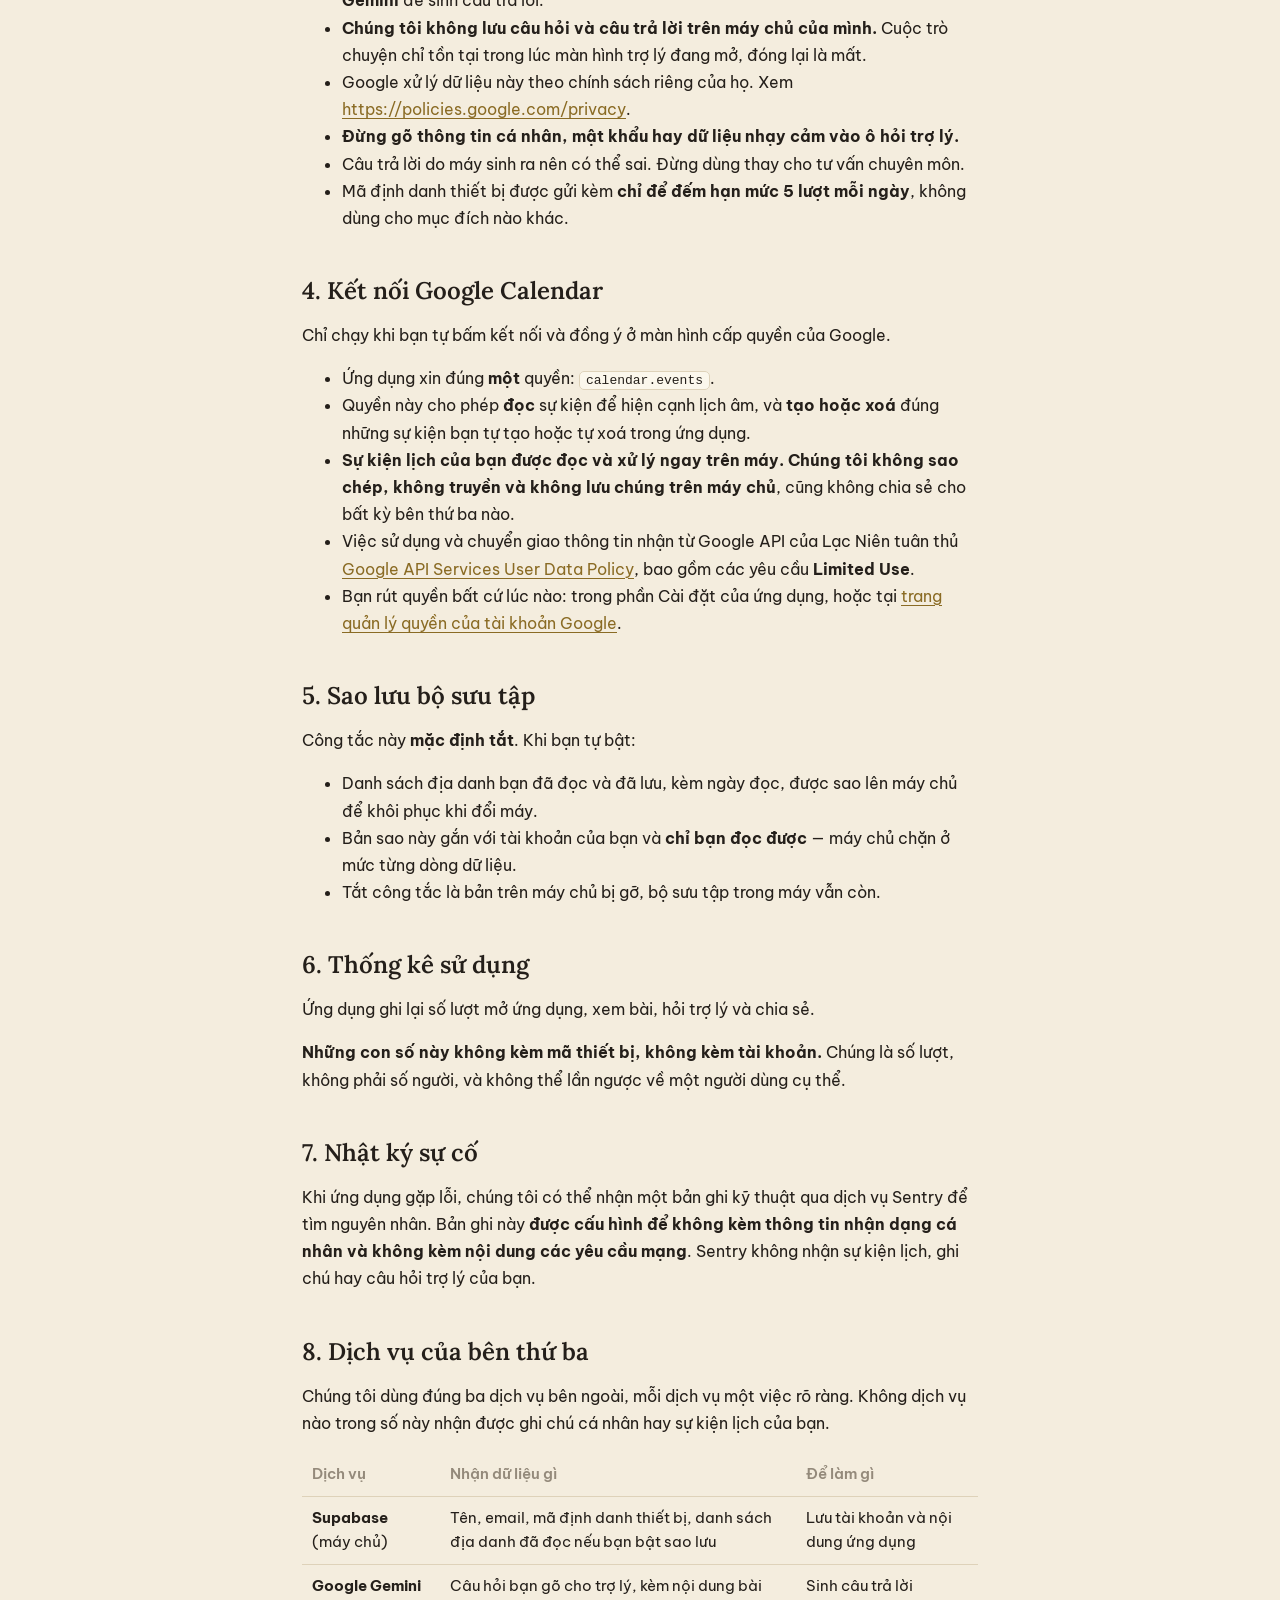
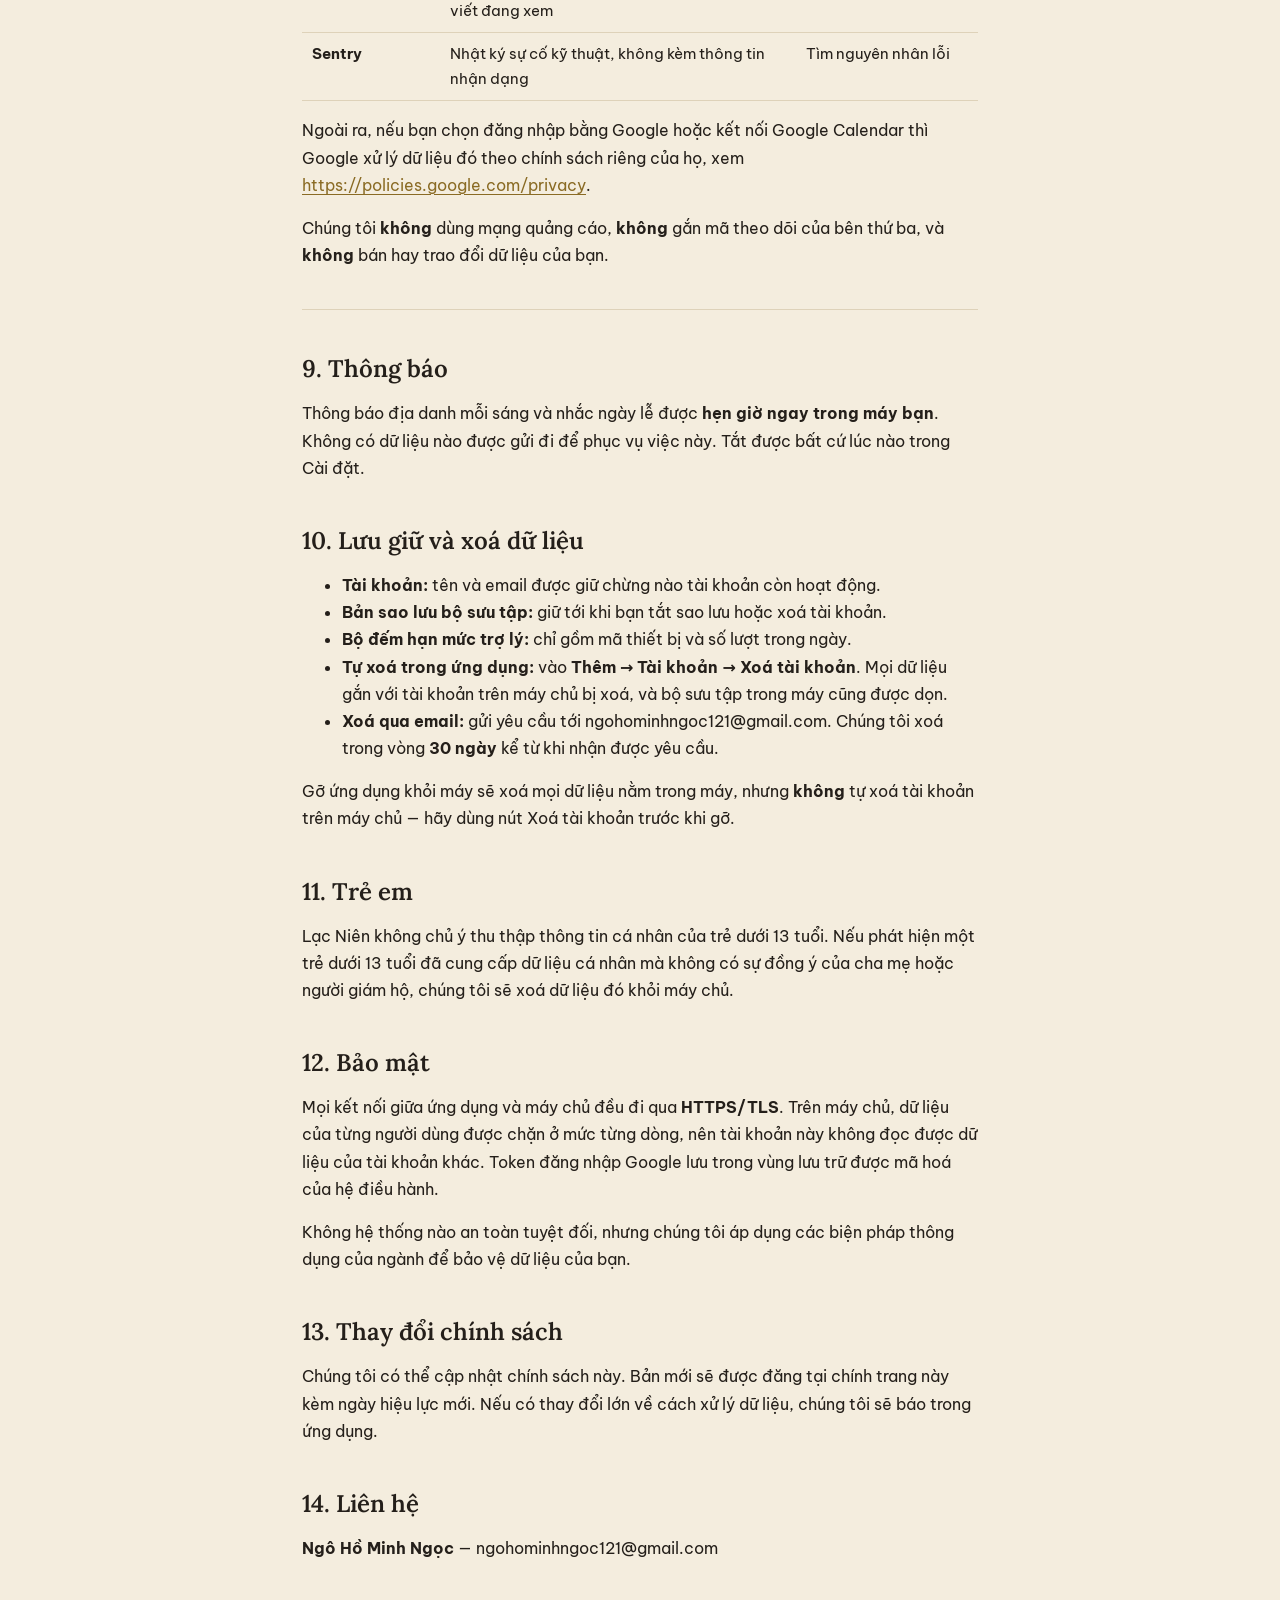
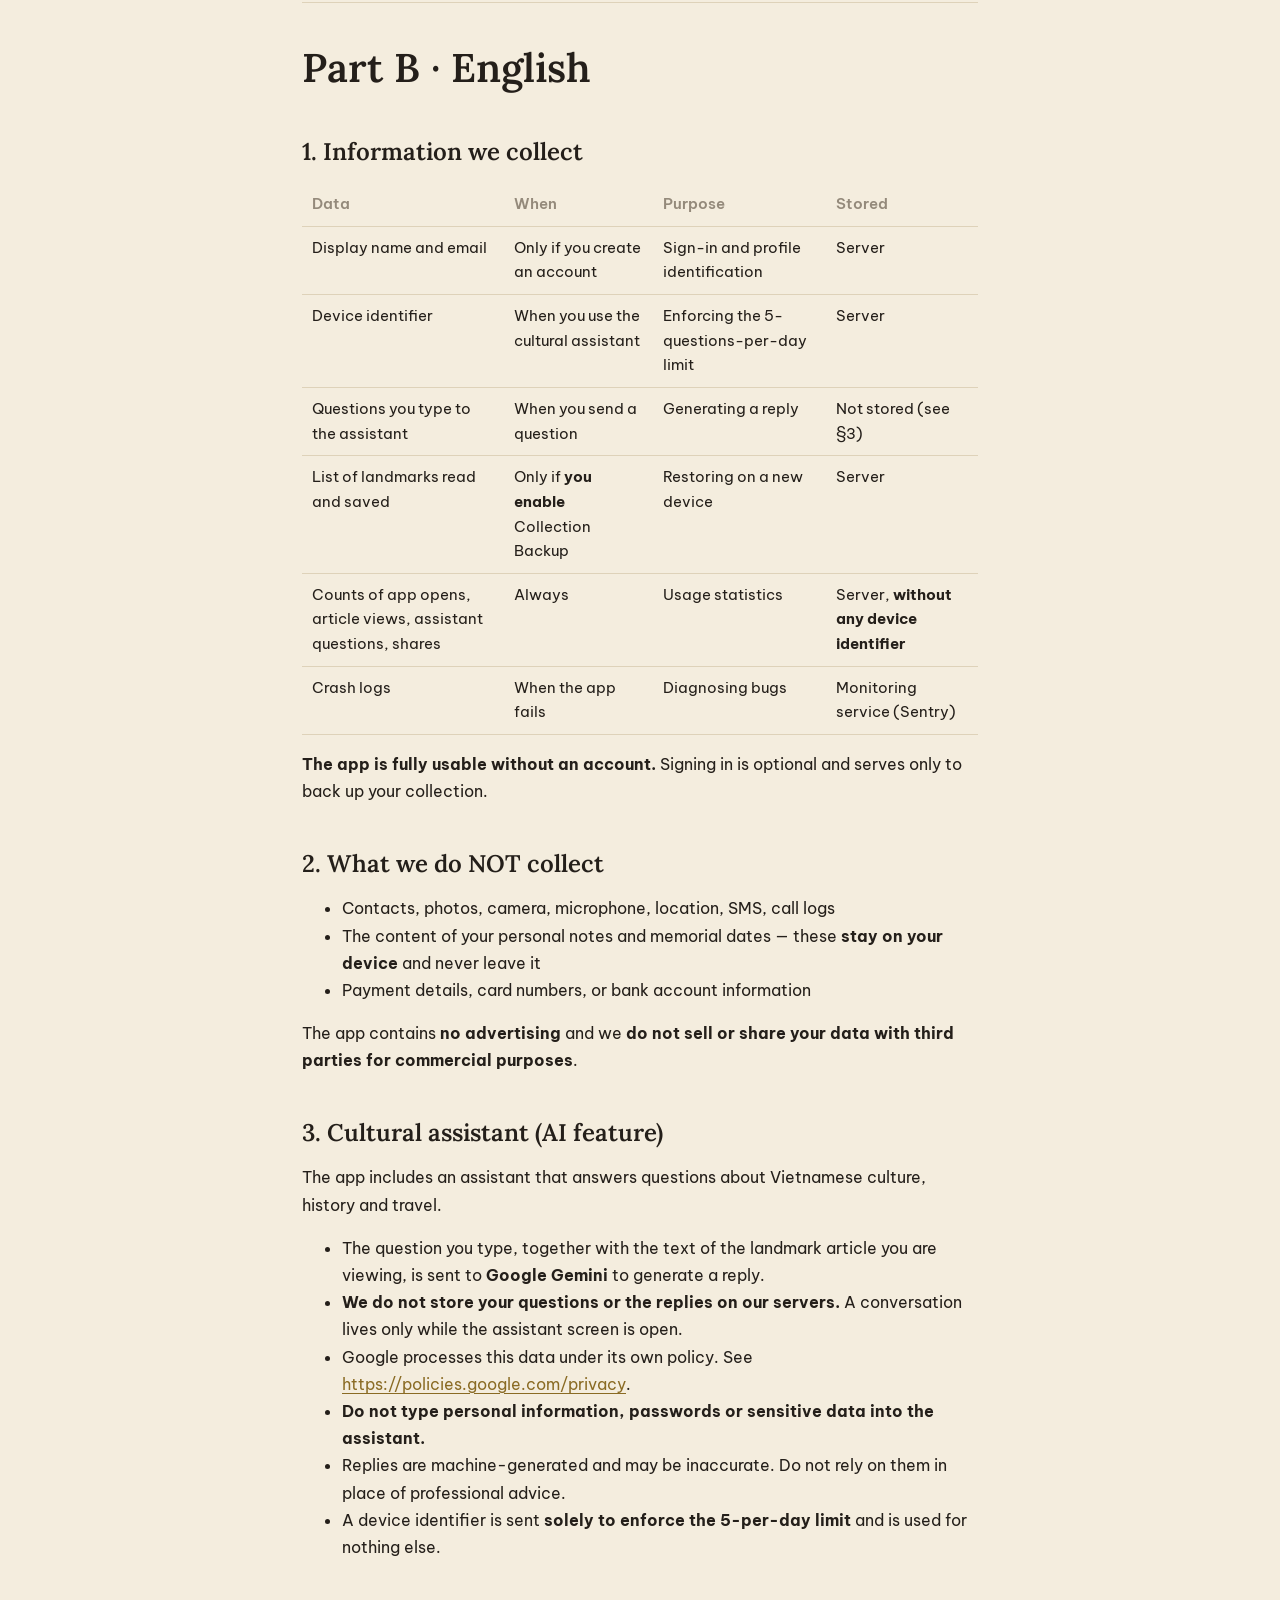
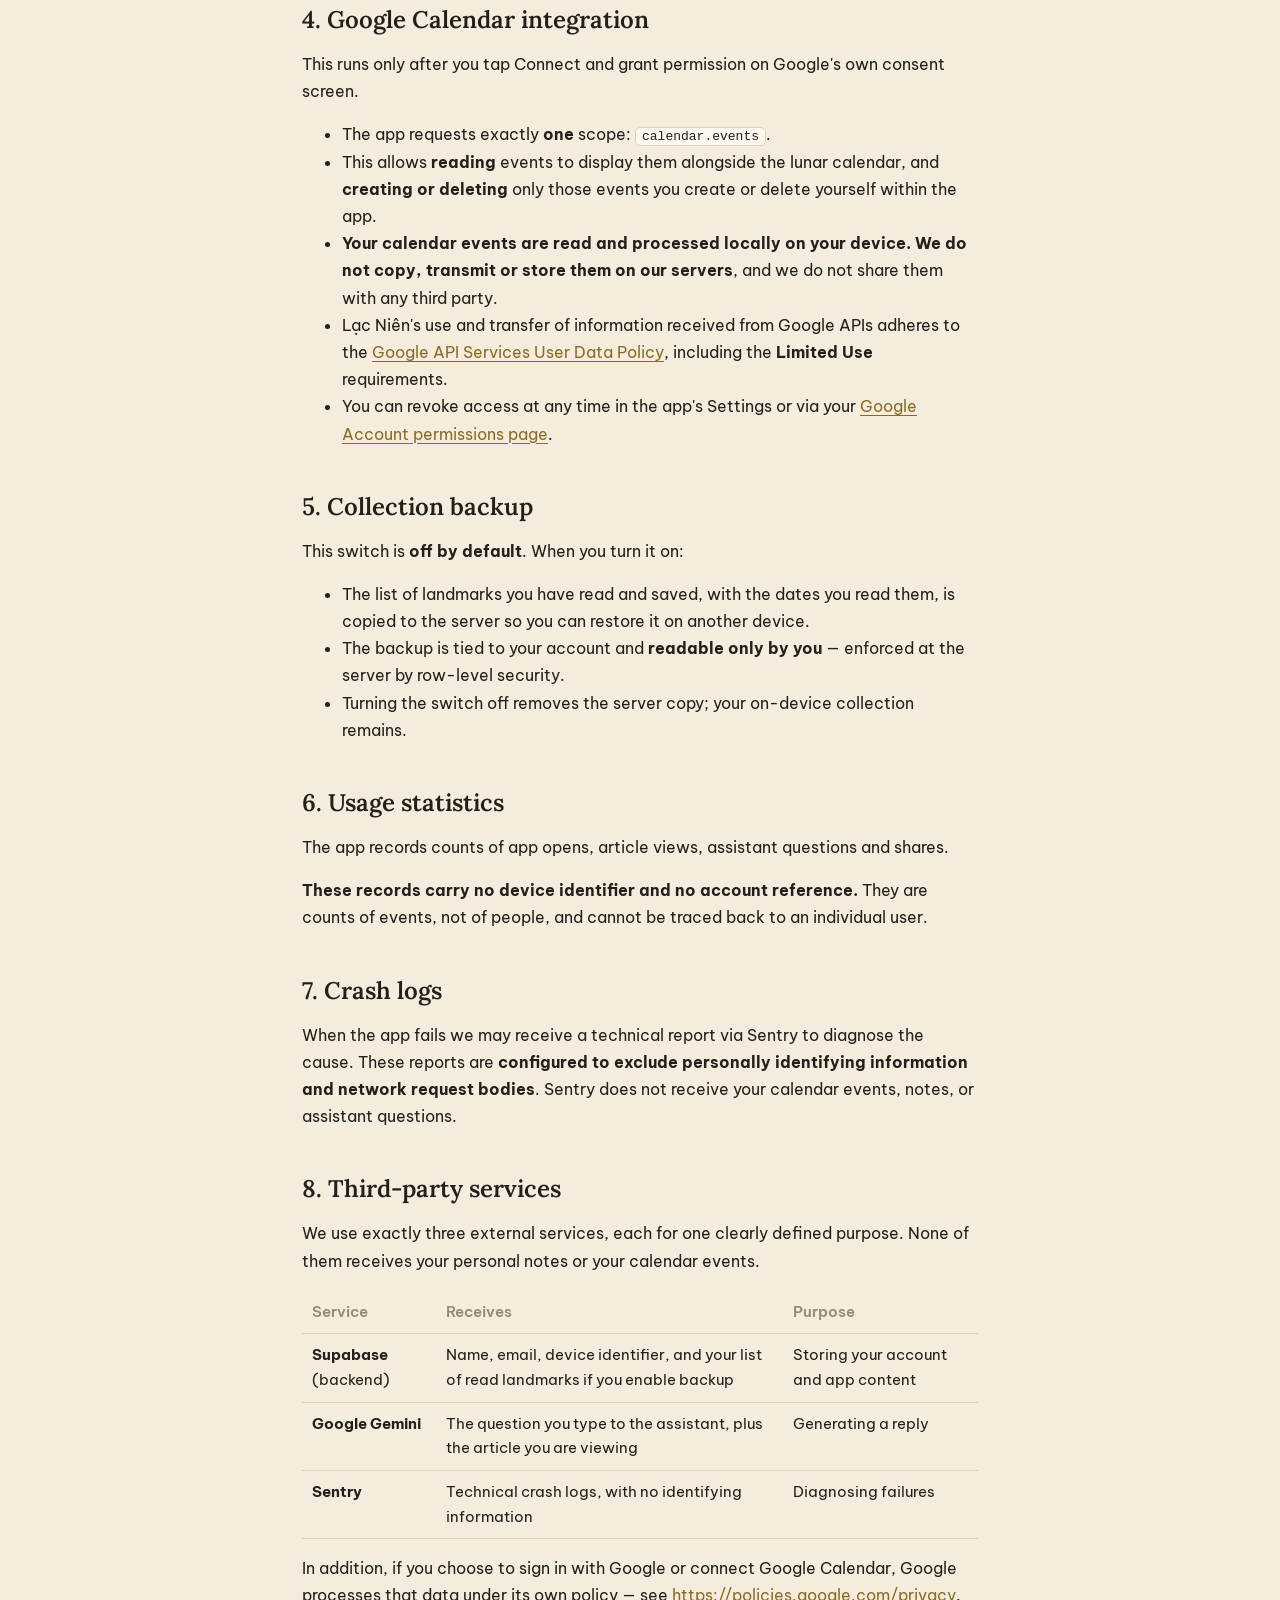
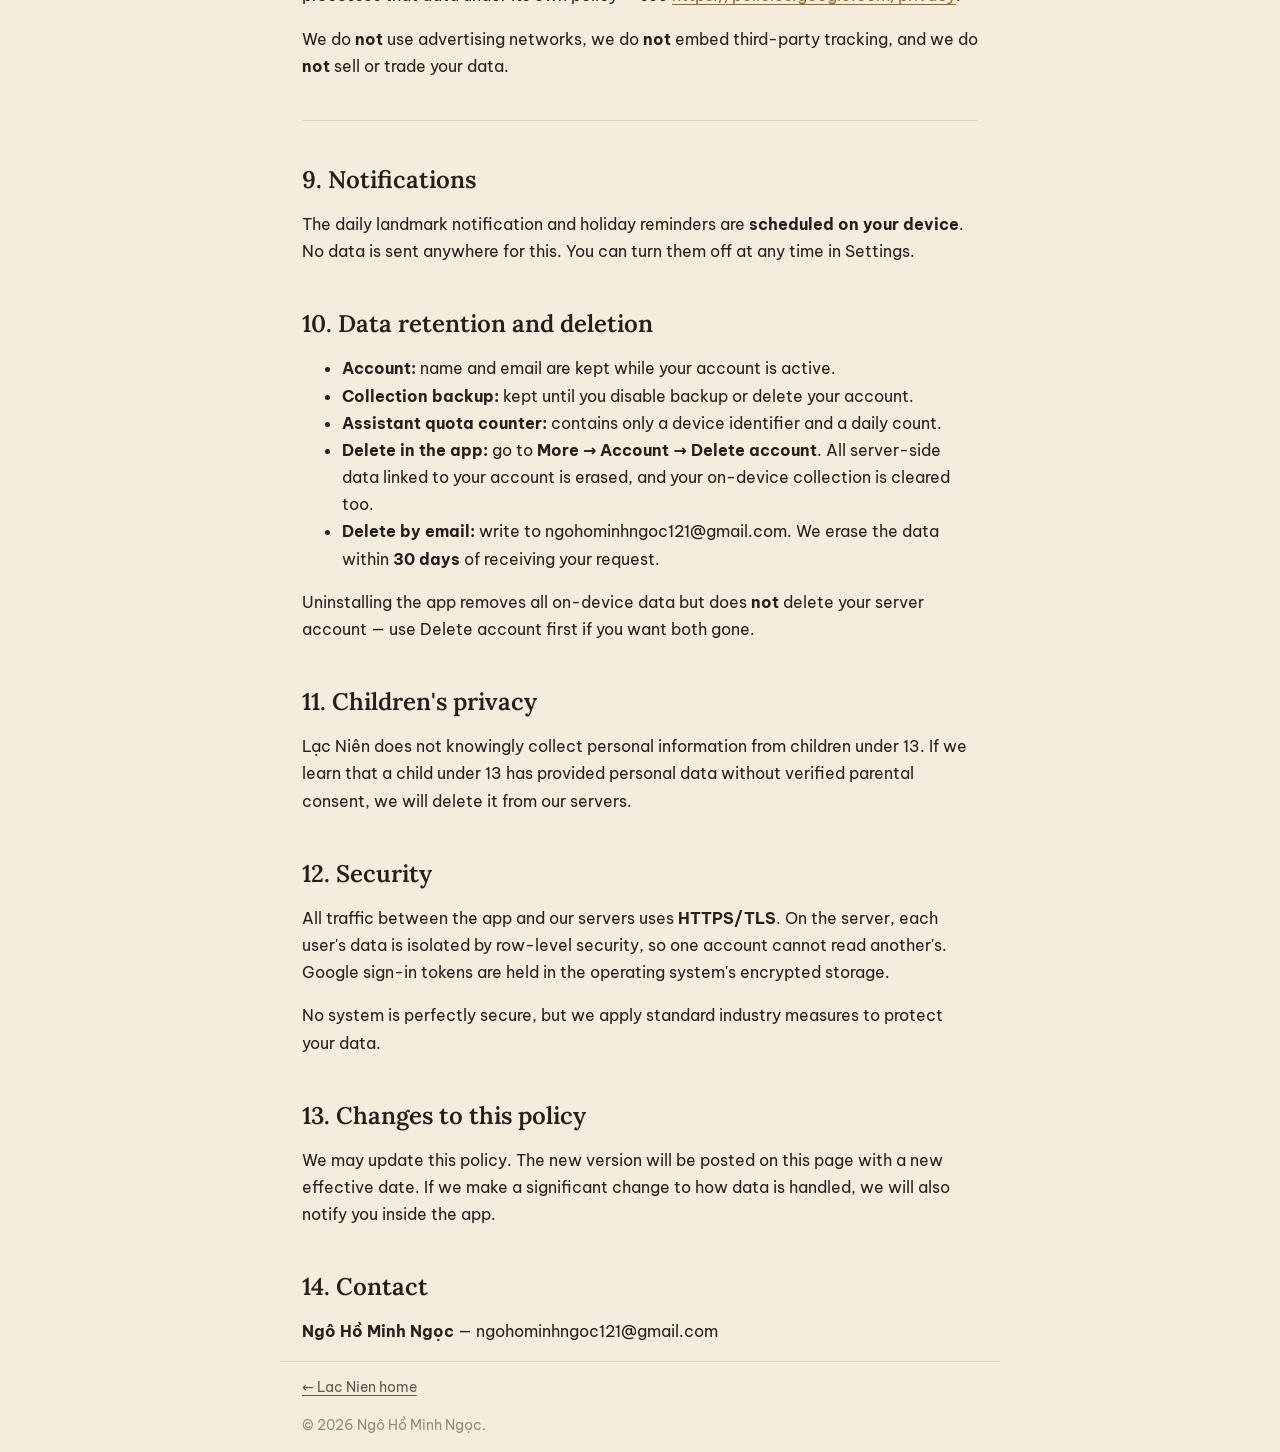
<file: privacy-policy/index.html>
<!doctype html>
<html lang="vi">
<head>
<meta charset="utf-8">
<meta name="viewport" content="width=device-width, initial-scale=1">
<title>Privacy Policy — Lac Nien</title>
<!-- Thẻ xác minh quyền sở hữu tên miền của Google Search Console.
     Trước đây nó nằm một mình ở /privacy-policy/index.html, chiếm chỗ
     của trang chính sách thật — nên Google báo trang "does not have
     sufficient content". Đặt ở CẢ HAI trang để xác minh không mất dù
     sau này có đổi trang nào. -->
<meta name="google-site-verification" content="IIGp6_PbwCI12vjTiKh3ZAAD8ZFnAEpmFbbmMpyhZwM" />
<meta name="description" content="Privacy Policy for Lac Nien (Lạc Niên), a Vietnamese lunar calendar app. Chính sách quyền riêng tư của ứng dụng Lạc Niên.">
<link rel="icon" href="../lac-nien.png">
<link rel="preconnect" href="https://fonts.googleapis.com">
<link rel="preconnect" href="https://fonts.gstatic.com" crossorigin>
<link href="https://fonts.googleapis.com/css2?family=Lora:wght@600&family=Be+Vietnam+Pro:wght@400;600&display=swap" rel="stylesheet">
<link rel="stylesheet" href="../style.css">
</head>
<body>

<header class="khung" style="padding-bottom:0">
  <a href="../"><img src="../lac-nien.png" alt="Lac Nien" style="width:84px;height:84px"></a>
  <p class="nhan-nho">Lac Nien</p>
</header>

<main class="khung">
<ul>
<li><strong>Ứng dụng / Application:</strong> Lac Nien (Lạc Niên)</li>
<li><strong>Nhà phát triển / Developer:</strong> Ngô Hồ Minh Ngọc</li>
<li><strong>Liên hệ / Contact:</strong> ngohominhngoc121@gmail.com</li>
<li><strong>Hiệu lực từ / Effective date:</strong> 20/09/2026</li>
</ul>
<blockquote>
<p>Bản tiếng Việt là bản chính. The Vietnamese version below is the
authoritative text; an English translation follows.</p>
</blockquote>
<hr />
<h1>Phần A · Tiếng Việt</h1>
<h2>1. Chúng tôi thu thập gì</h2>
<table>
<thead>
<tr>
<th>Dữ liệu</th>
<th>Khi nào</th>
<th>Dùng để làm gì</th>
<th>Lưu ở đâu</th>
</tr>
</thead>
<tbody>
<tr>
<td>Tên hiển thị và email</td>
<td>Chỉ khi bạn tự tạo tài khoản</td>
<td>Đăng nhập và nhận diện tài khoản</td>
<td>Máy chủ</td>
</tr>
<tr>
<td>Mã định danh thiết bị</td>
<td>Khi bạn hỏi trợ lý văn hoá</td>
<td>Đếm hạn mức 5 lượt hỏi mỗi ngày</td>
<td>Máy chủ</td>
</tr>
<tr>
<td>Câu hỏi bạn gõ cho trợ lý</td>
<td>Khi bạn gửi câu hỏi</td>
<td>Sinh câu trả lời</td>
<td>Không lưu (xem mục 3)</td>
</tr>
<tr>
<td>Danh sách địa danh đã đọc, đã lưu</td>
<td>Chỉ khi bạn <strong>tự bật</strong> Sao lưu bộ sưu tập</td>
<td>Khôi phục khi đổi máy</td>
<td>Máy chủ</td>
</tr>
<tr>
<td>Số lượt mở ứng dụng, xem bài, hỏi trợ lý, chia sẻ</td>
<td>Luôn</td>
<td>Thống kê mức sử dụng</td>
<td>Máy chủ, <strong>không kèm mã thiết bị</strong></td>
</tr>
<tr>
<td>Nhật ký sự cố</td>
<td>Khi ứng dụng gặp lỗi</td>
<td>Sửa lỗi</td>
<td>Dịch vụ giám sát (Sentry)</td>
</tr>
</tbody>
</table>
<p><strong>Ứng dụng dùng được đầy đủ mà không cần tài khoản.</strong> Đăng nhập là tuỳ
bạn, và chỉ phục vụ việc sao lưu bộ sưu tập.</p>
<h2>2. Chúng tôi KHÔNG thu thập</h2>
<ul>
<li>Danh bạ, ảnh, máy ảnh, micro, vị trí, tin nhắn, lịch sử cuộc gọi</li>
<li>Nội dung ghi chú cá nhân và ngày giỗ bạn nhập — những thứ này <strong>chỉ
  nằm trong máy bạn</strong>, không bao giờ rời khỏi máy</li>
<li>Thông tin thanh toán, số thẻ, số tài khoản ngân hàng</li>
</ul>
<p>Ứng dụng <strong>không có quảng cáo</strong>, <strong>không bán hay chia sẻ dữ liệu của bạn
cho bên thứ ba vì mục đích thương mại</strong>.</p>
<h2>3. Trợ lý văn hoá (tính năng AI)</h2>
<p>Ứng dụng có trợ lý trả lời câu hỏi về văn hoá, lịch sử và du lịch Việt Nam.</p>
<ul>
<li>Câu hỏi bạn gõ, kèm nội dung bài viết về địa danh đang xem, được gửi
  tới <strong>Google Gemini</strong> để sinh câu trả lời.</li>
<li><strong>Chúng tôi không lưu câu hỏi và câu trả lời trên máy chủ của mình.</strong>
  Cuộc trò chuyện chỉ tồn tại trong lúc màn hình trợ lý đang mở, đóng
  lại là mất.</li>
<li>Google xử lý dữ liệu này theo chính sách riêng của họ. Xem
  <a href="https://policies.google.com/privacy">https://policies.google.com/privacy</a>.</li>
<li><strong>Đừng gõ thông tin cá nhân, mật khẩu hay dữ liệu nhạy cảm vào ô hỏi
  trợ lý.</strong></li>
<li>Câu trả lời do máy sinh ra nên có thể sai. Đừng dùng thay cho tư vấn
  chuyên môn.</li>
<li>Mã định danh thiết bị được gửi kèm <strong>chỉ để đếm hạn mức 5 lượt mỗi
  ngày</strong>, không dùng cho mục đích nào khác.</li>
</ul>
<h2>4. Kết nối Google Calendar</h2>
<p>Chỉ chạy khi bạn tự bấm kết nối và đồng ý ở màn hình cấp quyền của Google.</p>
<ul>
<li>Ứng dụng xin đúng <strong>một</strong> quyền: <code>calendar.events</code>.</li>
<li>Quyền này cho phép <strong>đọc</strong> sự kiện để hiện cạnh lịch âm, và <strong>tạo hoặc
  xoá</strong> đúng những sự kiện bạn tự tạo hoặc tự xoá trong ứng dụng.</li>
<li><strong>Sự kiện lịch của bạn được đọc và xử lý ngay trên máy. Chúng tôi
  không sao chép, không truyền và không lưu chúng trên máy chủ</strong>, cũng
  không chia sẻ cho bất kỳ bên thứ ba nào.</li>
<li>Việc sử dụng và chuyển giao thông tin nhận từ Google API của Lạc Niên
  tuân thủ <a href="https://developers.google.com/terms/api-services-user-data-policy">Google API Services User Data Policy</a>,
  bao gồm các yêu cầu <strong>Limited Use</strong>.</li>
<li>Bạn rút quyền bất cứ lúc nào: trong phần Cài đặt của ứng dụng, hoặc
  tại <a href="https://myaccount.google.com/permissions">trang quản lý quyền của tài khoản Google</a>.</li>
</ul>
<h2>5. Sao lưu bộ sưu tập</h2>
<p>Công tắc này <strong>mặc định tắt</strong>. Khi bạn tự bật:</p>
<ul>
<li>Danh sách địa danh bạn đã đọc và đã lưu, kèm ngày đọc, được sao lên
  máy chủ để khôi phục khi đổi máy.</li>
<li>Bản sao này gắn với tài khoản của bạn và <strong>chỉ bạn đọc được</strong> — máy
  chủ chặn ở mức từng dòng dữ liệu.</li>
<li>Tắt công tắc là bản trên máy chủ bị gỡ, bộ sưu tập trong máy vẫn còn.</li>
</ul>
<h2>6. Thống kê sử dụng</h2>
<p>Ứng dụng ghi lại số lượt mở ứng dụng, xem bài, hỏi trợ lý và chia sẻ.</p>
<p><strong>Những con số này không kèm mã thiết bị, không kèm tài khoản.</strong> Chúng
là số lượt, không phải số người, và không thể lần ngược về một người
dùng cụ thể.</p>
<h2>7. Nhật ký sự cố</h2>
<p>Khi ứng dụng gặp lỗi, chúng tôi có thể nhận một bản ghi kỹ thuật qua
dịch vụ Sentry để tìm nguyên nhân. Bản ghi này <strong>được cấu hình để không
kèm thông tin nhận dạng cá nhân và không kèm nội dung các yêu cầu mạng</strong>.
Sentry không nhận sự kiện lịch, ghi chú hay câu hỏi trợ lý của bạn.</p>
<h2>8. Dịch vụ của bên thứ ba</h2>
<p>Chúng tôi dùng đúng ba dịch vụ bên ngoài, mỗi dịch vụ một việc rõ ràng.
Không dịch vụ nào trong số này nhận được ghi chú cá nhân hay sự kiện
lịch của bạn.</p>
<table>
<thead>
<tr>
<th>Dịch vụ</th>
<th>Nhận dữ liệu gì</th>
<th>Để làm gì</th>
</tr>
</thead>
<tbody>
<tr>
<td><strong>Supabase</strong> (máy chủ)</td>
<td>Tên, email, mã định danh thiết bị, danh sách địa danh đã đọc nếu bạn bật sao lưu</td>
<td>Lưu tài khoản và nội dung ứng dụng</td>
</tr>
<tr>
<td><strong>Google Gemini</strong></td>
<td>Câu hỏi bạn gõ cho trợ lý, kèm nội dung bài viết đang xem</td>
<td>Sinh câu trả lời</td>
</tr>
<tr>
<td><strong>Sentry</strong></td>
<td>Nhật ký sự cố kỹ thuật, không kèm thông tin nhận dạng</td>
<td>Tìm nguyên nhân lỗi</td>
</tr>
</tbody>
</table>
<p>Ngoài ra, nếu bạn chọn đăng nhập bằng Google hoặc kết nối Google
Calendar thì Google xử lý dữ liệu đó theo chính sách riêng của họ, xem
<a href="https://policies.google.com/privacy">https://policies.google.com/privacy</a>.</p>
<p>Chúng tôi <strong>không</strong> dùng mạng quảng cáo, <strong>không</strong> gắn mã theo dõi của
bên thứ ba, và <strong>không</strong> bán hay trao đổi dữ liệu của bạn.</p>
<hr />
<h2>9. Thông báo</h2>
<p>Thông báo địa danh mỗi sáng và nhắc ngày lễ được <strong>hẹn giờ ngay trong
máy bạn</strong>. Không có dữ liệu nào được gửi đi để phục vụ việc này. Tắt
được bất cứ lúc nào trong Cài đặt.</p>
<h2>10. Lưu giữ và xoá dữ liệu</h2>
<ul>
<li><strong>Tài khoản:</strong> tên và email được giữ chừng nào tài khoản còn hoạt động.</li>
<li><strong>Bản sao lưu bộ sưu tập:</strong> giữ tới khi bạn tắt sao lưu hoặc xoá tài khoản.</li>
<li><strong>Bộ đếm hạn mức trợ lý:</strong> chỉ gồm mã thiết bị và số lượt trong ngày.</li>
<li><strong>Tự xoá trong ứng dụng:</strong> vào <strong>Thêm → Tài khoản → Xoá tài khoản</strong>.
  Mọi dữ liệu gắn với tài khoản trên máy chủ bị xoá, và bộ sưu tập trong
  máy cũng được dọn.</li>
<li><strong>Xoá qua email:</strong> gửi yêu cầu tới ngohominhngoc121@gmail.com. Chúng
  tôi xoá trong vòng <strong>30 ngày</strong> kể từ khi nhận được yêu cầu.</li>
</ul>
<p>Gỡ ứng dụng khỏi máy sẽ xoá mọi dữ liệu nằm trong máy, nhưng <strong>không</strong>
tự xoá tài khoản trên máy chủ — hãy dùng nút Xoá tài khoản trước khi gỡ.</p>
<h2>11. Trẻ em</h2>
<p>Lạc Niên không chủ ý thu thập thông tin cá nhân của trẻ dưới 13 tuổi.
Nếu phát hiện một trẻ dưới 13 tuổi đã cung cấp dữ liệu cá nhân mà không
có sự đồng ý của cha mẹ hoặc người giám hộ, chúng tôi sẽ xoá dữ liệu đó
khỏi máy chủ.</p>
<h2>12. Bảo mật</h2>
<p>Mọi kết nối giữa ứng dụng và máy chủ đều đi qua <strong>HTTPS/TLS</strong>. Trên máy
chủ, dữ liệu của từng người dùng được chặn ở mức từng dòng, nên tài
khoản này không đọc được dữ liệu của tài khoản khác. Token đăng nhập
Google lưu trong vùng lưu trữ được mã hoá của hệ điều hành.</p>
<p>Không hệ thống nào an toàn tuyệt đối, nhưng chúng tôi áp dụng các biện
pháp thông dụng của ngành để bảo vệ dữ liệu của bạn.</p>
<h2>13. Thay đổi chính sách</h2>
<p>Chúng tôi có thể cập nhật chính sách này. Bản mới sẽ được đăng tại chính
trang này kèm ngày hiệu lực mới. Nếu có thay đổi lớn về cách xử lý dữ
liệu, chúng tôi sẽ báo trong ứng dụng.</p>
<h2>14. Liên hệ</h2>
<p><strong>Ngô Hồ Minh Ngọc</strong> — ngohominhngoc121@gmail.com</p>
<hr />
<h1>Part B · English</h1>
<h2>1. Information we collect</h2>
<table>
<thead>
<tr>
<th>Data</th>
<th>When</th>
<th>Purpose</th>
<th>Stored</th>
</tr>
</thead>
<tbody>
<tr>
<td>Display name and email</td>
<td>Only if you create an account</td>
<td>Sign-in and profile identification</td>
<td>Server</td>
</tr>
<tr>
<td>Device identifier</td>
<td>When you use the cultural assistant</td>
<td>Enforcing the 5-questions-per-day limit</td>
<td>Server</td>
</tr>
<tr>
<td>Questions you type to the assistant</td>
<td>When you send a question</td>
<td>Generating a reply</td>
<td>Not stored (see §3)</td>
</tr>
<tr>
<td>List of landmarks read and saved</td>
<td>Only if <strong>you enable</strong> Collection Backup</td>
<td>Restoring on a new device</td>
<td>Server</td>
</tr>
<tr>
<td>Counts of app opens, article views, assistant questions, shares</td>
<td>Always</td>
<td>Usage statistics</td>
<td>Server, <strong>without any device identifier</strong></td>
</tr>
<tr>
<td>Crash logs</td>
<td>When the app fails</td>
<td>Diagnosing bugs</td>
<td>Monitoring service (Sentry)</td>
</tr>
</tbody>
</table>
<p><strong>The app is fully usable without an account.</strong> Signing in is optional
and serves only to back up your collection.</p>
<h2>2. What we do NOT collect</h2>
<ul>
<li>Contacts, photos, camera, microphone, location, SMS, call logs</li>
<li>The content of your personal notes and memorial dates — these <strong>stay
  on your device</strong> and never leave it</li>
<li>Payment details, card numbers, or bank account information</li>
</ul>
<p>The app contains <strong>no advertising</strong> and we <strong>do not sell or share your
data with third parties for commercial purposes</strong>.</p>
<h2>3. Cultural assistant (AI feature)</h2>
<p>The app includes an assistant that answers questions about Vietnamese
culture, history and travel.</p>
<ul>
<li>The question you type, together with the text of the landmark article
  you are viewing, is sent to <strong>Google Gemini</strong> to generate a reply.</li>
<li><strong>We do not store your questions or the replies on our servers.</strong> A
  conversation lives only while the assistant screen is open.</li>
<li>Google processes this data under its own policy. See
  <a href="https://policies.google.com/privacy">https://policies.google.com/privacy</a>.</li>
<li><strong>Do not type personal information, passwords or sensitive data into
  the assistant.</strong></li>
<li>Replies are machine-generated and may be inaccurate. Do not rely on
  them in place of professional advice.</li>
<li>A device identifier is sent <strong>solely to enforce the 5-per-day limit</strong>
  and is used for nothing else.</li>
</ul>
<h2>4. Google Calendar integration</h2>
<p>This runs only after you tap Connect and grant permission on Google's
own consent screen.</p>
<ul>
<li>The app requests exactly <strong>one</strong> scope: <code>calendar.events</code>.</li>
<li>This allows <strong>reading</strong> events to display them alongside the lunar
  calendar, and <strong>creating or deleting</strong> only those events you create or
  delete yourself within the app.</li>
<li><strong>Your calendar events are read and processed locally on your device.
  We do not copy, transmit or store them on our servers</strong>, and we do not
  share them with any third party.</li>
<li>Lạc Niên's use and transfer of information received from Google APIs
  adheres to the <a href="https://developers.google.com/terms/api-services-user-data-policy">Google API Services User Data Policy</a>,
  including the <strong>Limited Use</strong> requirements.</li>
<li>You can revoke access at any time in the app's Settings or via your
  <a href="https://myaccount.google.com/permissions">Google Account permissions page</a>.</li>
</ul>
<h2>5. Collection backup</h2>
<p>This switch is <strong>off by default</strong>. When you turn it on:</p>
<ul>
<li>The list of landmarks you have read and saved, with the dates you read
  them, is copied to the server so you can restore it on another device.</li>
<li>The backup is tied to your account and <strong>readable only by you</strong> —
  enforced at the server by row-level security.</li>
<li>Turning the switch off removes the server copy; your on-device
  collection remains.</li>
</ul>
<h2>6. Usage statistics</h2>
<p>The app records counts of app opens, article views, assistant questions
and shares.</p>
<p><strong>These records carry no device identifier and no account reference.</strong>
They are counts of events, not of people, and cannot be traced back to
an individual user.</p>
<h2>7. Crash logs</h2>
<p>When the app fails we may receive a technical report via Sentry to
diagnose the cause. These reports are <strong>configured to exclude personally
identifying information and network request bodies</strong>. Sentry does not
receive your calendar events, notes, or assistant questions.</p>
<h2>8. Third-party services</h2>
<p>We use exactly three external services, each for one clearly defined
purpose. None of them receives your personal notes or your calendar
events.</p>
<table>
<thead>
<tr>
<th>Service</th>
<th>Receives</th>
<th>Purpose</th>
</tr>
</thead>
<tbody>
<tr>
<td><strong>Supabase</strong> (backend)</td>
<td>Name, email, device identifier, and your list of read landmarks if you enable backup</td>
<td>Storing your account and app content</td>
</tr>
<tr>
<td><strong>Google Gemini</strong></td>
<td>The question you type to the assistant, plus the article you are viewing</td>
<td>Generating a reply</td>
</tr>
<tr>
<td><strong>Sentry</strong></td>
<td>Technical crash logs, with no identifying information</td>
<td>Diagnosing failures</td>
</tr>
</tbody>
</table>
<p>In addition, if you choose to sign in with Google or connect Google
Calendar, Google processes that data under its own policy — see
<a href="https://policies.google.com/privacy">https://policies.google.com/privacy</a>.</p>
<p>We do <strong>not</strong> use advertising networks, we do <strong>not</strong> embed third-party
tracking, and we do <strong>not</strong> sell or trade your data.</p>
<hr />
<h2>9. Notifications</h2>
<p>The daily landmark notification and holiday reminders are <strong>scheduled on
your device</strong>. No data is sent anywhere for this. You can turn them off
at any time in Settings.</p>
<h2>10. Data retention and deletion</h2>
<ul>
<li><strong>Account:</strong> name and email are kept while your account is active.</li>
<li><strong>Collection backup:</strong> kept until you disable backup or delete your account.</li>
<li><strong>Assistant quota counter:</strong> contains only a device identifier and a daily count.</li>
<li><strong>Delete in the app:</strong> go to <strong>More → Account → Delete account</strong>. All
  server-side data linked to your account is erased, and your on-device
  collection is cleared too.</li>
<li><strong>Delete by email:</strong> write to ngohominhngoc121@gmail.com. We erase the
  data within <strong>30 days</strong> of receiving your request.</li>
</ul>
<p>Uninstalling the app removes all on-device data but does <strong>not</strong> delete
your server account — use Delete account first if you want both gone.</p>
<h2>11. Children's privacy</h2>
<p>Lạc Niên does not knowingly collect personal information from children
under 13. If we learn that a child under 13 has provided personal data
without verified parental consent, we will delete it from our servers.</p>
<h2>12. Security</h2>
<p>All traffic between the app and our servers uses <strong>HTTPS/TLS</strong>. On the
server, each user's data is isolated by row-level security, so one
account cannot read another's. Google sign-in tokens are held in the
operating system's encrypted storage.</p>
<p>No system is perfectly secure, but we apply standard industry measures
to protect your data.</p>
<h2>13. Changes to this policy</h2>
<p>We may update this policy. The new version will be posted on this page
with a new effective date. If we make a significant change to how data
is handled, we will also notify you inside the app.</p>
<h2>14. Contact</h2>
<p><strong>Ngô Hồ Minh Ngọc</strong> — ngohominhngoc121@gmail.com</p>
</main>

<footer class="khung">
  <p><a href="../">← Lac Nien home</a></p>
  <p>© 2026 Ngô Hồ Minh Ngọc.</p>
</footer>

</body>
</html>
</file>
<file: style.css>
/* Bảng màu và chữ lấy đúng từ ứng dụng (app/lib/core/theme/tokens.dart)
   để trang web và app nhìn ra cùng một sản phẩm. */
:root {
  --nen: #F4EDDE;
  --mat: #FBF7EC;
  --muc: #241F1A;
  --muc-2: #5F564B;
  --muc-3: #948A7B;
  --vach: #DED2B9;
  --nhan: #8A6B24;
}

* { box-sizing: border-box; }

body {
  margin: 0;
  background: var(--nen);
  color: var(--muc);
  font: 16px/1.7 'Be Vietnam Pro', system-ui, -apple-system, sans-serif;
  -webkit-font-smoothing: antialiased;
}

.khung { max-width: 720px; margin: 0 auto; padding: 0 22px; }

h1, h2, h3 { font-family: Lora, Georgia, serif; font-weight: 600; line-height: 1.25; }
h1 { font-size: 40px; margin: 0 0 10px; }
h2 { font-size: 24px; margin: 44px 0 12px; }
h3 { font-size: 19px; margin: 30px 0 8px; }

a { color: var(--nhan); text-decoration-thickness: 1px; text-underline-offset: 3px; }
a:hover { text-decoration-thickness: 2px; }

.nhan-nho {
  font: 600 12px/1 ui-monospace, 'SF Mono', Menlo, monospace;
  letter-spacing: .14em;
  text-transform: uppercase;
  color: var(--muc-3);
}

header { padding: 64px 0 8px; text-align: center; }
header img { width: 132px; height: 132px; object-fit: contain; }
header p.dan { font-size: 18px; color: var(--muc-2); margin: 0 auto; max-width: 34em; }

.the {
  background: var(--mat);
  border: 1px solid var(--vach);
  border-radius: 12px;
  padding: 20px 22px;
}
.luoi { display: grid; gap: 14px; grid-template-columns: repeat(auto-fit, minmax(210px, 1fr)); margin: 22px 0; }
.luoi h3 { margin: 0 0 4px; font-size: 17px; }
.luoi p { margin: 0; font-size: 14.5px; color: var(--muc-2); }

table { border-collapse: collapse; width: 100%; margin: 16px 0; font-size: 14.5px; }
th, td { border-bottom: 1px solid var(--vach); padding: 9px 10px; text-align: left; vertical-align: top; }
th { color: var(--muc-3); font-weight: 600; }

blockquote {
  margin: 18px 0; padding: 12px 16px;
  background: var(--mat); border-left: 3px solid var(--nhan);
  border-radius: 0 8px 8px 0; color: var(--muc-2); font-size: 15px;
}

hr { border: 0; border-top: 1px solid var(--vach); margin: 40px 0; }

footer {
  margin: 64px 0 48px; padding-top: 22px;
  border-top: 1px solid var(--vach);
  font-size: 14px; color: var(--muc-3);
}
footer a { color: var(--muc-2); }

/* Điện thoại: chữ tiêu đề nhỏ lại cho vừa màn hẹp. */
@media (max-width: 560px) {
  h1 { font-size: 30px; }
  header { padding-top: 40px; }
  .khung { padding: 0 18px; }
  table { font-size: 13.5px; }
}

/* ============================================================
   Landing page — các khối thêm từ 20/09/2026
   ============================================================ */

/* --- Song ngữ ---------------------------------------------
   Cả hai thứ tiếng nằm sẵn trong DOM, CSS quyết định hiện cái
   nào. Cố ý làm vậy thay vì thay chữ bằng JS: bộ quét của
   Google (và trình duyệt tắt JS) vẫn đọc được phần tiếng Anh,
   mà hồ sơ OAuth lại dựa đúng vào phần đó. */
:root[data-ngon-ngu="vi"] [lang="en"] { display: none; }
:root[data-ngon-ngu="en"] [lang="vi"] { display: none; }

.doi-tieng {
  position: sticky; top: 0; z-index: 10;
  display: flex; justify-content: flex-end; gap: 6px;
  padding: 10px 22px;
  background: color-mix(in srgb, var(--nen) 88%, transparent);
  backdrop-filter: blur(8px);
  border-bottom: 1px solid transparent;
}
.doi-tieng button {
  font: 600 12.5px/1 'Be Vietnam Pro', system-ui, sans-serif;
  color: var(--muc-3);
  background: none; border: 1px solid transparent; border-radius: 999px;
  padding: 6px 12px; cursor: pointer;
}
.doi-tieng button:hover { color: var(--muc); }
.doi-tieng button[aria-pressed="true"] {
  color: var(--nhan); border-color: var(--vach); background: var(--mat);
}

/* --- Nút --------------------------------------------------- */
.nut-hang { display: flex; flex-wrap: wrap; gap: 10px; justify-content: center; margin: 26px 0 10px; }
.nut {
  display: inline-block; text-decoration: none;
  font-weight: 600; font-size: 15.5px;
  padding: 13px 26px; border-radius: 10px;
  border: 1px solid var(--vach);
  transition: transform .12s ease, box-shadow .12s ease;
}
.nut:hover { transform: translateY(-1px); }
.nut-chinh {
  background: var(--nhan); color: #FBF7EC; border-color: var(--nhan);
  box-shadow: 0 1px 0 rgba(36,31,26,.12);
}
.nut-chinh:hover { box-shadow: 0 4px 14px rgba(138,107,36,.28); }
.nut-phu { background: var(--mat); color: var(--muc); }
.nut-to { font-size: 17px; padding: 17px 34px; margin: 6px 0 4px; }

.ghi-nho { font-size: 13.5px; color: var(--muc-3); margin: 6px 0 0; }
header .ghi-nho { text-align: center; }
.phu { font-size: 14px; color: var(--muc-3); }

/* --- Ảnh chụp màn hình -------------------------------------
   Cuộn ngang trên máy hẹp thay vì co ảnh bé lại: ảnh điện
   thoại mà thu nhỏ quá thì chữ trong ảnh thành vô nghĩa. */
.bang-anh {
  display: flex; gap: 16px; margin: 34px 0 8px;
  overflow-x: auto; padding-bottom: 12px;
  scroll-snap-type: x mandatory;
  scrollbar-width: thin;
}
.bang-anh figure { margin: 0; flex: 0 0 auto; width: 232px; scroll-snap-align: center; }
.bang-anh img {
  width: 100%; height: auto; display: block;
  border: 1px solid var(--vach); border-radius: 14px;
  background: var(--mat);
}
.bang-anh figcaption {
  font-size: 13px; color: var(--muc-3); margin-top: 9px; line-height: 1.5;
}

/* --- Hộp tải về -------------------------------------------- */
.hop-tai {
  background: var(--mat); border: 1px solid var(--vach);
  border-radius: 14px; padding: 26px 24px; margin: 20px 0;
  text-align: center;
}
.hop-tai .nhan-nho { margin: 0 0 12px; }
.hop-tai details { margin-top: 18px; text-align: left; }

/* --- Các bước cài ------------------------------------------ */
.cac-buoc { list-style: none; counter-reset: buoc; padding: 0; margin: 26px 0; }
.cac-buoc > li {
  counter-increment: buoc;
  position: relative;
  padding: 0 0 4px 52px;
  margin-bottom: 26px;
}
.cac-buoc > li::before {
  content: counter(buoc);
  position: absolute; left: 0; top: 2px;
  width: 34px; height: 34px;
  display: grid; place-items: center;
  font: 600 15px/1 Lora, Georgia, serif;
  color: var(--nhan);
  background: var(--mat);
  border: 1px solid var(--vach); border-radius: 50%;
}
.cac-buoc h3 { margin: 4px 0 6px; font-size: 17.5px; }
.cac-buoc p { margin: 0 0 8px; color: var(--muc-2); font-size: 15px; }

code {
  font: 13px/1.5 ui-monospace, 'SF Mono', Menlo, monospace;
  background: var(--mat); border: 1px solid var(--vach);
  border-radius: 5px; padding: 1px 6px;
  /* break-all xén tên file giữa thân chữ ("...arm64.ap|k"), đọc ra
     thành một tên khác. Để trình duyệt ngắt ở dấu gạch và dấu chấm
     có sẵn; chỉ chuỗi dài quá khổ mới ngắt tuỳ ý. */
  overflow-wrap: anywhere;
}

/* --- Hỏi đáp gập mở ---------------------------------------- */
details {
  background: var(--mat); border: 1px solid var(--vach);
  border-radius: 10px; padding: 14px 18px; margin: 10px 0;
}
details[open] { padding-bottom: 6px; }
summary {
  cursor: pointer; font-weight: 600; font-size: 15px;
  list-style-position: outside;
}
summary::marker { color: var(--muc-3); }
details p { font-size: 14.5px; color: var(--muc-2); margin: 12px 0; }

@media (max-width: 560px) {
  .nut-to { font-size: 15.5px; padding: 15px 22px; }
  .hop-tai { padding: 22px 16px; }
  .cac-buoc > li { padding-left: 46px; }
  /* Ảnh tràn hết bề ngang màn hình cho dễ vuốt. */
  .bang-anh { margin-left: -18px; margin-right: -18px; padding-left: 18px; padding-right: 18px; }
}
</file>
